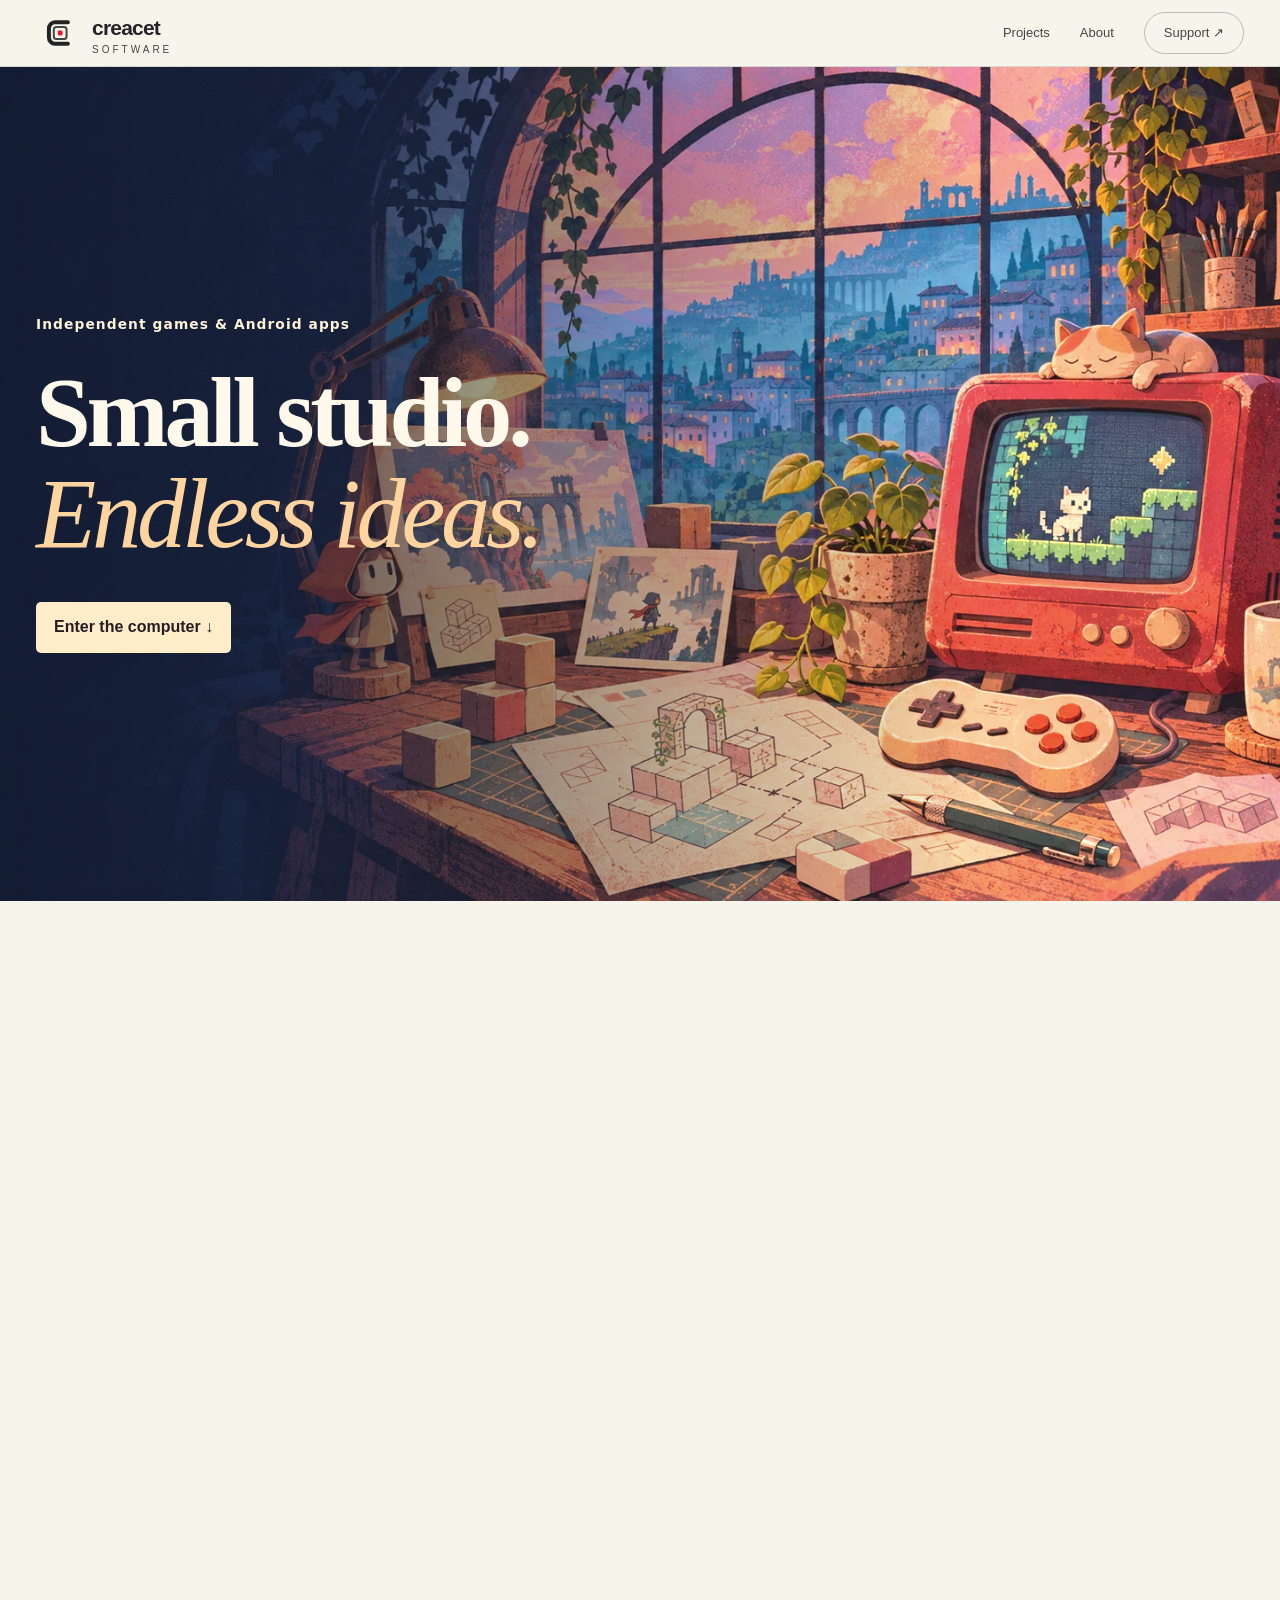
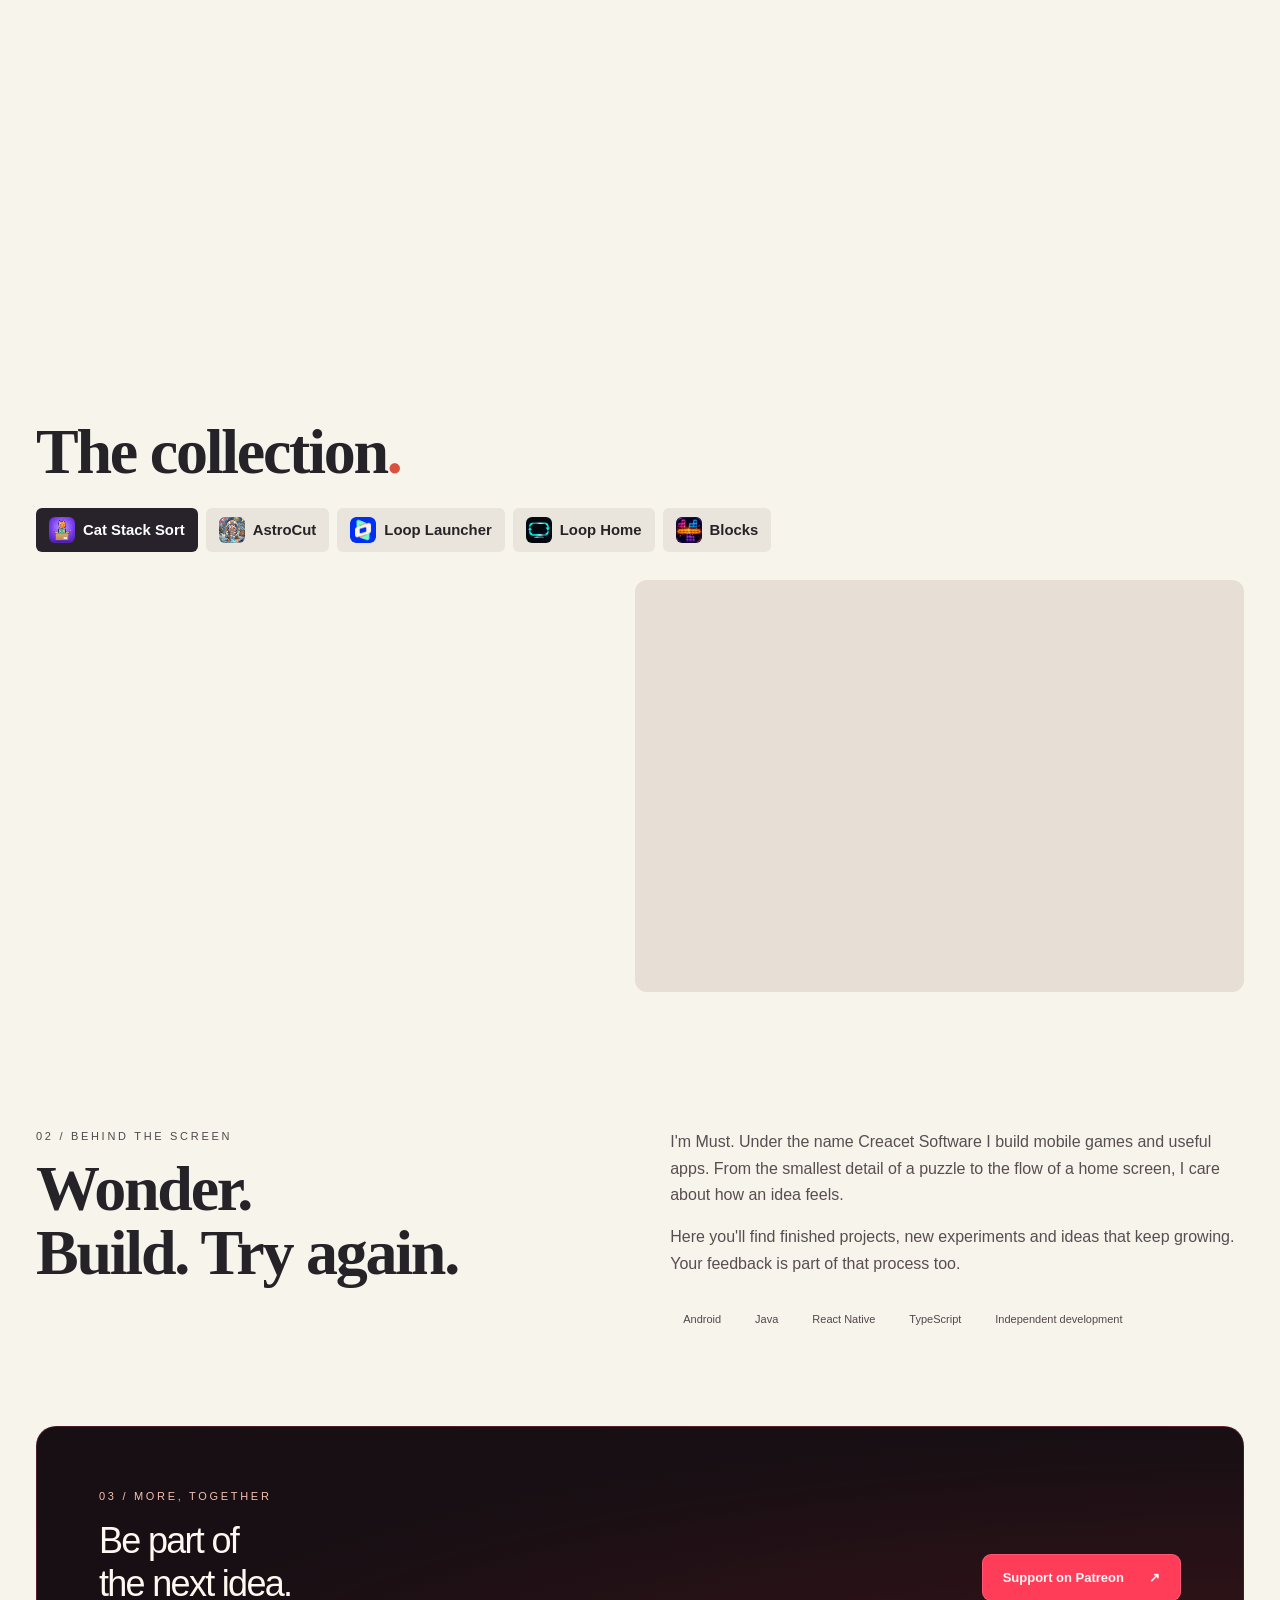
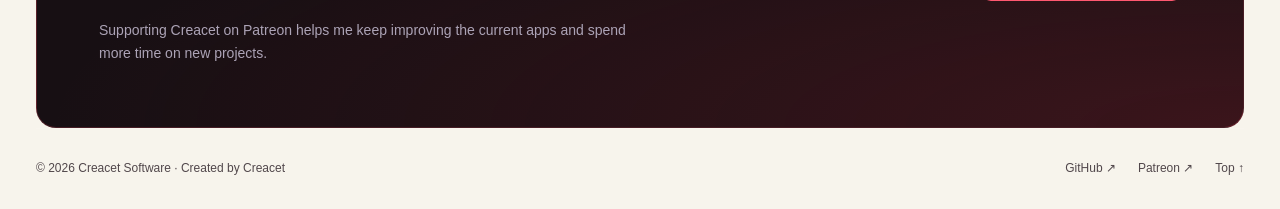
<file: index.html>
<!doctype html>
<html lang="en">
<head>
<meta charset="utf-8">
<meta name="viewport" content="width=device-width,initial-scale=1">
<title>Creacet — From idea to experience.</title>
<meta name="description" content="Creacet Software: independent mobile games, Android experiences and tools that make everyday life easier.">
<meta name="theme-color" content="#09090d">
<meta property="og:type" content="website">
<meta property="og:title" content="Creacet Software">
<meta property="og:description" content="Independent mobile games, Android experiences and useful tools. Cat Stack Sort is out now on the App Store.">
<meta property="og:url" content="https://mustycetin.github.io/mustycetin/">
<meta property="og:image" content="https://mustycetin.github.io/mustycetin/assets/catstacksort/share.jpg">
<meta name="twitter:card" content="summary_large_image">
<style>
:root{color-scheme:dark;--bg:#09090d;--panel:#111116;--line:#ffffff17;--muted:#9999a9;--purple:#ff536b;--ice:#e3e7ed;--green:#6fe0a6;--orange:#ffaf6b}
*{box-sizing:border-box}html{scroll-behavior:smooth;scroll-padding-top:100px}body{margin:0;background:var(--bg);color:#f4f2f9;font:16px/1.65 "Segoe UI",Arial,sans-serif}a{color:inherit;text-decoration:none}button{font:inherit;color:inherit;cursor:pointer}a:focus-visible,button:focus-visible{outline:2px solid var(--ice);outline-offset:5px}::selection{background:#8060c9;color:white}.wrap{width:min(1240px,calc(100% - 72px));margin:auto}
header{position:sticky;top:0;z-index:10;border-bottom:1px solid var(--line);background:#09090de8;backdrop-filter:blur(18px)}nav{height:84px;display:flex;align-items:center;justify-content:space-between}.brand{display:flex;align-items:center;gap:12px;font-size:21px;font-weight:750;letter-spacing:-.8px}.brand-mark{display:grid;place-items:center;height:34px;width:34px;border-radius:10px;background:linear-gradient(135deg,#ff3756,#8d2537);font-weight:800;color:#fff}.brand small{font-size:10px;display:block;font-weight:500;letter-spacing:3px;color:var(--muted);line-height:1}.links{display:flex;align-items:center;gap:30px;font-size:13px;color:#c4c2cd}.navsupport{border:1px solid #ffffff36;border-radius:30px;padding:9px 19px;color:white}.links a:hover{color:var(--purple)}.eyebrow{font:11px/1.4 "Segoe UI",sans-serif;letter-spacing:2.7px;color:#b3afbe;text-transform:uppercase}
.hero{position:relative;padding:95px 0 0;overflow:hidden}.hero:before{content:"";position:absolute;top:0;left:40%;width:70%;height:700px;background:radial-gradient(ellipse,#a02e3417,transparent 65%);pointer-events:none}.intro{position:relative;z-index:2;display:grid;grid-template-columns:1.2fr 1fr;gap:70px;align-items:end}.tag{display:flex;align-items:center;gap:9px}.dot{width:6px;height:6px;border-radius:50%;background:#ff354f;box-shadow:0 0 15px #ff163c}h1{font-size:clamp(54px,6.4vw,88px);font-weight:550;line-height:1.04;letter-spacing:-5px;margin:26px 0 0}h1 em{font-weight:450;font-style:normal;background:linear-gradient(100deg,#ff3457,#ff8c93 50%,#e1e5ed);color:transparent;background-clip:text}.hero-copy{max-width:370px;padding-bottom:6px;color:#a8a5b4;font-size:16px}.actions{display:flex;gap:12px;margin-top:25px;align-items:center;flex-wrap:wrap}.button{display:inline-flex;align-items:center;justify-content:center;gap:25px;border:1px solid #ffffff24;border-radius:9px;padding:12px 20px;font-size:13px;font-weight:600;background:#ffffff05;transition:background .2s,transform .2s}.button:hover{transform:translateY(-2px);background:#ffffff10}.button.primary{background:#ff3d59;color:#fff7f8;border-color:#ff3d59}.button.primary:hover{background:#ff6078}
.stage{height:480px;margin-top:35px;position:relative;border-bottom:1px solid var(--line);isolation:isolate}.stage canvas{position:absolute;width:100%;height:100%;inset:0;touch-action:pan-y}.stage:before{content:"";position:absolute;width:50%;height:30%;left:25%;bottom:10%;background:#ff354f16;filter:blur(60px);pointer-events:none}.stage-top{position:absolute;top:20px;left:0;font-size:10px;letter-spacing:2px;color:#777382;pointer-events:none}.stage-controls{position:absolute;bottom:25px;left:0;right:0;display:flex;align-items:center;justify-content:space-between;gap:10px}.modes{display:flex;gap:5px;background:#15141cc9;border:1px solid var(--line);padding:5px;border-radius:30px}.modes button{font-size:11px;border:0;border-radius:20px;padding:8px 17px;background:none;color:#a9a5b6}.modes button[aria-pressed=true]{background:#c52e46;color:#fff7f8}.hint{font-size:11px;color:#827e90}.pause{background:#15141c;border:1px solid var(--line);border-radius:30px;padding:8px 15px;font-size:11px}
.section{padding:90px 0}.section-title{display:flex;justify-content:space-between;align-items:end;margin-bottom:35px}.section-title h2,h2{font-size:39px;letter-spacing:-1.7px;font-weight:500;margin:12px 0 0;line-height:1.2}.section-title>p{font-size:14px;color:var(--muted);max-width:315px;margin:0}
.portfolio{padding:54px 0 72px}.portfolio .section-title{margin-bottom:24px}.portfolio-grid{display:grid;grid-template-columns:repeat(5,minmax(0,1fr));gap:12px}.portfolio-card{min-width:0;min-height:188px;border:1px solid var(--line);border-radius:17px;padding:18px;background:linear-gradient(145deg,#17171e,#101015);display:flex;flex-direction:column;transition:transform .2s,border-color .2s,background .2s}.portfolio-card:hover{transform:translateY(-4px);border-color:#ff536b66;background:#18171f}.portfolio-card:focus-visible{outline-offset:3px}.portfolio-head{display:flex;align-items:center;gap:12px;margin-bottom:15px}.portfolio-icon{width:48px;height:48px;flex:none;object-fit:cover;border-radius:12px;box-shadow:0 8px 22px #0008}.portfolio-card h3{font-size:17px;line-height:1.18;letter-spacing:-.35px;margin:0;font-weight:650}.portfolio-card p{font-size:12.5px;line-height:1.45;color:#aaa6b5;margin:0 0 15px}.statuses{display:flex;gap:6px;flex-wrap:wrap;margin-top:auto}.status{display:inline-flex;width:max-content;max-width:100%;border:1px solid #ffffff22;border-radius:20px;padding:4px 8px;font-size:9px;line-height:1.25;letter-spacing:.7px;text-transform:uppercase;color:#d7d2df}.status.live{border-color:#29b56f66;color:var(--green)}.status.test{border-color:#ff8a1f66;color:var(--orange)}.status.soon{border-color:#9b5cff66;color:#c9a9ff}
.details{border-top:1px solid var(--line);padding-top:30px}.app-detail{scroll-margin-top:100px;padding:74px 0;border-bottom:1px solid var(--line)}.detail-head{display:grid;grid-template-columns:minmax(0,1fr) auto;gap:40px;align-items:start;margin-bottom:28px}.detail-title{display:flex;gap:18px;align-items:center}.detail-title img{width:72px;height:72px;flex:none;object-fit:cover;border-radius:17px;box-shadow:0 12px 32px #0008}.detail-title h2{margin:0;font-size:clamp(28px,4vw,44px)}.detail-kind{color:#918b9c;font-size:11px;letter-spacing:1.7px;text-transform:uppercase;margin-top:5px}.detail-copy{max-width:800px;color:#aaa6b5;margin:20px 0 0}.detail-links{display:flex;gap:9px;flex-wrap:wrap;justify-content:flex-end;max-width:400px}.detail-link{display:inline-flex;align-items:center;gap:12px;border:1px solid #ffffff22;border-radius:9px;padding:10px 14px;font-size:12px;font-weight:600;background:#ffffff05}.detail-link:hover{background:#ffffff0d;border-color:#ff536b55}
.shots{display:flex;gap:14px;overflow-x:auto;padding:5px 2px 20px;scroll-snap-type:x mandatory;scrollbar-color:#ffffff30 transparent}.shot{padding:0;border:1px solid var(--line);border-radius:15px;background:#171020;flex:0 0 190px;overflow:hidden;scroll-snap-align:start}.shot:hover{border-color:#ff536b66}.shot img{display:block;width:100%;height:auto}.home-preview{flex:0 0 min(680px,88vw);height:290px;border:1px solid var(--line);border-radius:16px;background:radial-gradient(ellipse at 50% 80%,#22697355,transparent 65%),#0c1619;position:relative;overflow:hidden;scroll-snap-align:start}.art-grid{position:absolute;inset:0;background-image:linear-gradient(#ffffff06 1px,transparent 1px),linear-gradient(90deg,#ffffff06 1px,transparent 1px);background-size:36px 36px;mask-image:linear-gradient(transparent,#000)}.art-label{position:absolute;left:24px;top:21px;font-size:10px;letter-spacing:2px;color:#a799b9}.tv{width:72%;height:175px;border:7px solid #252f31;border-radius:14px;background:linear-gradient(130deg,#173139,#0b151e);transform:perspective(700px) rotateY(-13deg) rotateX(5deg);box-shadow:10px 28px 45px #0008;position:absolute;left:14%;top:55px;padding:24px}.tv:after{content:"";position:absolute;width:75px;height:7px;background:#536265;bottom:-24px;left:calc(50% - 37px);border-radius:5px}.tv-clock{font-size:25px;line-height:1;letter-spacing:-1px;color:#d5f4f3}.tv-row{display:flex;gap:8px;margin-top:23px}.tv-row i{height:44px;flex:1;background:linear-gradient(130deg,#538e8a,#315b65);border-radius:7px}.tv-row i:nth-child(2){background:linear-gradient(130deg,#8d86b7,#454e70)}.tv-row i:nth-child(3){background:linear-gradient(130deg,#d6c6a1,#887c6f)}.note{font-size:10px;color:#8a8196;position:absolute;bottom:13px;right:18px}
dialog{border:1px solid #ffffff30;border-radius:15px;background:#101016;padding:12px;max-width:95vw;max-height:95vh}dialog::backdrop{background:#000d}dialog img{display:block;max-width:85vw;max-height:85vh;object-fit:contain}#close-viewer{position:absolute;right:15px;top:15px;border:0;border-radius:50%;background:#000b;padding:8px 13px;font-size:20px}.about{border-top:0;display:grid;grid-template-columns:1fr 1fr;gap:100px}.about p{color:#a8a4b3;font-size:16px;margin-top:0}.stack{display:flex;flex-wrap:wrap;gap:8px;margin-top:25px}.stack span{font-size:11px;padding:7px 12px;border:1px solid var(--line);border-radius:6px;color:#c1b8cf}.support{padding:62px;border:1px solid #ff536b35;background:radial-gradient(ellipse at 100% 100%,#9c243145,transparent 70%),#170f13;border-radius:20px;display:flex;justify-content:space-between;align-items:center;gap:35px;position:relative;overflow:hidden}.support h2{font-size:36px;margin-top:14px}.support p{font-size:14px;color:#aca3b6;max-width:530px;margin-bottom:0}.support .button{flex-shrink:0;background:#ff3d59;color:#fff6f8}footer{display:flex;justify-content:space-between;border-top:1px solid var(--line);padding:30px 0;margin-top:80px;color:#827d8b;font-size:12px}footer a{color:#c8bed4}.footer-links{display:flex;gap:22px}
@media(min-width:1500px){.stage{height:530px}}@media(max-width:1050px){.portfolio-grid{grid-template-columns:repeat(3,1fr)}.detail-head{grid-template-columns:1fr}.detail-links{justify-content:flex-start;max-width:none}}@media(max-width:800px){.wrap{width:calc(100% - 38px)}nav{height:72px}.links{gap:18px}.links .hide-mobile{display:none}.hero{padding-top:57px}.intro{grid-template-columns:1fr;gap:22px}h1{letter-spacing:-3px;font-size:64px}.hero-copy{max-width:440px}.stage{height:355px;margin-top:5px}.hint{display:none}.stage-top{top:12px}.section{padding:60px 0}.section-title{display:block}.section-title>p{margin-top:18px;max-width:100%}.portfolio{padding:42px 0 56px}.portfolio-grid{grid-template-columns:repeat(2,1fr)}.about{grid-template-columns:1fr;gap:28px}.support{padding:30px;display:block}.support h2{font-size:30px}.support .button{margin-top:25px}footer{margin-top:55px;gap:18px;flex-wrap:wrap}.section-title h2,h2{font-size:33px}.stage-controls{bottom:16px}.modes button{padding:7px 13px}.app-detail{padding:58px 0}}@media(max-width:540px){.links>a:first-child{display:none}.portfolio-grid{grid-template-columns:1fr}.portfolio-card{min-height:152px}.detail-title{align-items:flex-start}.detail-title img{width:58px;height:58px}.shot{flex-basis:68vw}.detail-link{width:100%;justify-content:space-between}.home-preview{height:240px}.tv{width:82%;left:9%;height:155px;padding:20px}.tv-row{margin-top:19px}.tv-row i{height:38px}}@media(prefers-reduced-motion:reduce){html{scroll-behavior:auto}*{transition:none!important}}
</style>
<link rel="stylesheet" href="studio.css">
<link rel="stylesheet" href="desktop.css?v=touch2">
<link rel="icon" href="assets/creacet.svg">
</head>
<body>
<header><nav class="wrap" aria-label="Main menu"><a class="brand" href="#top" aria-label="Creacet Software home"><img class="logo" src="assets/creacet.svg" alt=""><span>creacet<small>SOFTWARE</small></span></a><div class="links"><a href="#projects">Projects</a><a class="hide-mobile" href="#about">About</a><a class="navsupport" href="https://www.patreon.com/cw/creacet" target="_blank" rel="noopener noreferrer">Support ↗</a></div></nav></header>
<main id="top">
<div class="camera-track"><section class="studio-window pitch opening" aria-labelledby="studio-title">
  <img class="workbench" src="assets/studio-window.webp" alt="" fetchpriority="high" width="1672" height="941">
  <div class="opening-copy wrap"><p class="label">Independent games &amp; Android apps</p><h1 id="studio-title">Small studio.<br><em>Endless ideas.</em></h1><a class="browse" href="#studio-desktop">Enter the computer ↓</a></div>
  <section class="screen-ui" id="studio-desktop" aria-label="Studio desktop"><div class="crt"><div class="system-bar"><img src="assets/creacet.svg" alt="">Creacet OS <span>Studio desktop</span></div>
    <div class="desktop-apps"><a href="catstacksort/"><img src="assets/catstacksort/icon.png" alt=""><span>Cat Stack Sort</span></a><a href="astrocut/"><img src="assets/astrocut/icon.png" alt=""><span>AstroCut</span></a><a href="blocks/"><img src="assets/blocks/icon.png" alt=""><span>Blocks</span></a><a href="loop-launcher/"><img src="assets/loop-launcher/icon.png" alt=""><span>Loop Launcher</span></a><a href="loop-home/"><img src="assets/loop-home-icon.png" alt=""><span>Loop Home</span></a></div>
    <div class="desktop-dock"><a href="mailto:mustycetin@gmail.com"><span aria-hidden="true">✉</span> Mail</a><a href="#about" id="open-bio"><span aria-hidden="true">ⓘ</span> About Must</a></div>
    <a class="catalog-link" href="#projects">Browse the catalogue ↓</a></div></section>
</section></div>
<div id="mascot" aria-hidden="true">
  <svg viewBox="0 0 48 48" focusable="false">
    <path d="m23 13 4-8" fill="none" stroke="#f0bdac" stroke-width="2.5"/>
    <circle cx="28" cy="5" r="3.4" fill="#ffca65"/><circle cx="27" cy="4" r="1" fill="#fff4c5"/>
    <path d="M11 29 5 26l-2 6 8 3m26-8 6-4 2 6-7 5" fill="#d9504b" stroke="#662736" stroke-width="2"/>
    <path d="m15 36-3 6 8 1 2-6m7-1 1 7 8-2-4-6" fill="#ffae88" stroke="#672938" stroke-width="2.4" stroke-linejoin="round"/>
    <path d="M10 18q1-6 9-6l12 1q7 0 8 8l-1 10q-1 7-8 7H17q-9-1-9-9z" fill="#e5384e" stroke="#692538" stroke-width="2"/>
    <path d="M13 18q1-3 6-3h5" fill="none" stroke="#ffb49c" stroke-width="2" stroke-linecap="round"/>
    <rect x="12" y="19" width="23" height="12" rx="5" fill="#332d42"/>
    <g class="bot-eyes" fill="#b9ffea"><rect x="16" y="22" width="4" height="5" rx="2"/><rect x="27" y="22" width="4" height="5" rx="2"/></g>
    <path d="M25 34h5" stroke="#ffb39a" stroke-width="2" stroke-linecap="round"/><circle cx="14" cy="32" r="1.4" fill="#ffce6b"/>
  </svg>
</div>
<section id="projects" class="shelf wrap"><h2>The collection<span>.</span></h2><nav class="picker" aria-label="Choose a product"><a href="#cat-stack-sort"><img src="assets/catstacksort/icon.png" alt="">Cat Stack Sort</a><a href="#astrocut"><img src="assets/astrocut/icon.png" alt="">AstroCut</a><a href="#loop-launcher"><img src="assets/loop-launcher/icon.png" alt="">Loop Launcher</a><a href="#loop-home"><img src="assets/loop-home-icon.png" alt="">Loop Home</a><a href="#blocks"><img src="assets/blocks/icon.png" alt="">Blocks</a></nav></section>
<div class="details">
<section class="app-detail wrap" id="cat-stack-sort" aria-labelledby="cat-title"><div class="detail-head"><div><div class="detail-title"><img src="assets/catstacksort/icon.png" width="72" height="72" alt="Cat Stack Sort app icon"><div><h2 id="cat-title">Cat Stack Sort: Color Puzzle</h2><div class="detail-kind">Mobile game · Puzzle · App Store live</div></div></div><p class="detail-copy">Move square cats between cardboard boxes until every color has a home. Five puzzle series, 500 levels, and no ads.</p></div><div class="detail-links"><a class="detail-link" href="catstacksort/">Game page <span>→</span></a><a class="detail-link" href="https://apps.apple.com/app/id6792870083" target="_blank" rel="noopener noreferrer">App Store <span>↗</span></a><a class="detail-link" href="https://nursaver.cloud/catstacksort/privacy/" target="_blank" rel="noopener noreferrer">Privacy <span>↗</span></a></div></div><div class="shots" data-shots="catstack" aria-label="Cat Stack Sort screenshots"></div></section>
<section class="app-detail wrap" id="astrocut" aria-labelledby="astro-title"><div class="detail-head"><div><div class="detail-title"><img src="assets/astrocut/icon.png" width="72" height="72" alt="AstroCut app icon"><div><h2 id="astro-title">AstroCut: Space Slice Puzzle</h2><div class="detail-kind">Mobile game · Puzzle · Coming soon</div></div></div><p class="detail-copy">Cut away slices of space while meteors skim past your trail. Fly through 250 handmade levels across 21 planets.</p></div><div class="detail-links"><a class="detail-link" href="astrocut/">Explore AstroCut</a><a class="detail-link" href="https://mustycetin.github.io/astrocut/" target="_blank" rel="noopener noreferrer">Game page <span>↗</span></a><a class="detail-link" href="https://mustycetin.github.io/astrocut/privacy/" target="_blank" rel="noopener noreferrer">Privacy <span>↗</span></a></div></div><div class="shots" data-shots="astrocut" aria-label="AstroCut screenshots"></div></section>
<section class="app-detail wrap" id="loop-launcher" aria-labelledby="loop-title"><div class="detail-head"><div><div class="detail-title"><img src="assets/loop-launcher/icon.png" width="72" height="72" alt="Loop Launcher app icon"><div><h2 id="loop-title">Loop Launcher</h2><div class="detail-kind">Android · Launcher · Closed testing</div></div></div><p class="detail-copy">Keep scrolling through an endless app dock. Flip through cards, open folders with a swipe and let Loopi keep you company.</p></div><div class="detail-links"><a class="detail-link" href="loop-launcher/">Explore Loop Launcher</a><a class="detail-link" href="https://play.google.com/store/apps/details?id=com.creacet.loop" target="_blank" rel="noopener noreferrer">Google Play <span>↗</span></a><a class="detail-link" href="https://github.com/mustycetin/loop-launcher" target="_blank" rel="noopener noreferrer">Project page <span>↗</span></a></div></div><div class="shots" data-shots="loop" aria-label="Loop Launcher screenshots"></div></section>
<section class="app-detail wrap" id="loop-home" aria-labelledby="home-title"><div class="detail-head"><div><div class="detail-title"><img src="assets/loop-home-icon.png" width="72" height="72" alt="Loop Home app icon"><div><h2 id="home-title">Loop Home</h2><div class="detail-kind">Android TV · Home screen</div></div></div><p class="detail-copy">Give your Xiaomi TV Box S a quieter home screen. Browse a looping app grid with your remote and pick up a podcast where you left off.</p></div><div class="detail-links"><a class="detail-link" href="loop-home/">Explore Loop Home</a><a class="detail-link" href="https://github.com/mustycetin/loop-home" target="_blank" rel="noopener noreferrer">View the project <span>↗</span></a></div></div><div class="shots" aria-label="Loop Home interface preview"><img class="television" src="assets/loop-home-screen.png" loading="lazy" alt="Loop Home running on a television"></div></section>
<section class="app-detail wrap" id="blocks" aria-labelledby="blocks-title"><div class="detail-head"><div><div class="detail-title"><img src="assets/blocks/icon.png" width="72" height="72" alt="Blocks: Puzzle Game app icon"><div><h2 id="blocks-title">Blocks: Puzzle Game</h2><div class="detail-kind">Mobile game · Neon block puzzle · Coming soon</div></div></div><p class="detail-copy">Rotate neon pieces and clear rows, columns or 3×3 boxes. Five modes change the rules on a board you can play offline.</p></div><div class="detail-links"><a class="detail-link" href="blocks/">Game page <span>→</span></a><a class="detail-link" href="blocks/privacy/">Privacy <span>→</span></a></div></div><div class="shots" data-shots="blocks" aria-label="Blocks: Puzzle Game screenshots"></div></section>
</div>
<dialog id="viewer"><button id="close-viewer" aria-label="Close image">✕</button><img id="large-shot" alt="Screenshot"></dialog>
<section class="section wrap about" id="about"><div><div class="eyebrow">02 / BEHIND THE SCREEN</div><h2>Wonder.<br>Build. Try again.</h2></div><div><p>I'm Must. Under the name Creacet Software I build mobile games and useful apps. From the smallest detail of a puzzle to the flow of a home screen, I care about how an idea feels.</p><p>Here you'll find finished projects, new experiments and ideas that keep growing. Your feedback is part of that process too.</p><div class="stack"><span>Android</span><span>Java</span><span>React Native</span><span>TypeScript</span><span>Independent development</span></div></div></section>
<section class="wrap" id="support"><div class="support"><div><div class="eyebrow">03 / MORE, TOGETHER</div><h2>Be part of<br>the next idea.</h2><p>Supporting Creacet on Patreon helps me keep improving the current apps and spend more time on new projects.</p></div><a class="button" href="https://www.patreon.com/cw/creacet" target="_blank" rel="noopener noreferrer">Support on Patreon <span>↗</span></a></div></section>
</main>
<footer class="wrap"><span>© <span id="year">2026</span> Creacet Software · Created by Creacet</span><div class="footer-links"><a href="https://github.com/mustycetin">GitHub ↗</a><a href="https://www.patreon.com/cw/creacet">Patreon ↗</a><a href="#top">Top ↑</a></div></footer>
<script>
</script>
<script src="studio.js?v=touch2" defer></script>
<script src="desktop.js" defer></script>
<script>document.getElementById("year").textContent = new Date().getFullYear();
</script>
<script>
(()=>{const viewer=document.getElementById('viewer'),large=document.getElementById('large-shot');const sets={loop:{dir:'loop-launcher',name:'Loop Launcher',list:[["01-home-screen","Your day at a glance"],["02-infinite-dock","Keep scrolling: the infinite dock"],["03-loopi","Tap into your AI apps with Loopi"],["04-card-deck","Swipe through your deck"],["05-folders","Give every app a place"],["06-personalization","Pick your palette"],["07-news-reader","Follow your own feed"],["08-apps-and-search","Find it all with one swipe"],["09-privacy","Your data stays yours"],["10-loop-pro","Make gestures your own"]]},catstack:{dir:'catstacksort',name:'Cat Stack Sort',h:1080,list:[["01-home","Home screen"],["02-series","Five series, from easy to extreme"],["03-sealed-boxes","Full boxes seal with MEOW tape"],["04-double-trouble","Double Trouble: two-color cats"],["05-nine-lives","Nine Lives: tighter boards"],["06-side-by-side","Side by Side: colors match by side"],["07-last-life-dark","Down to Their Last Life: in the dark"],["08-kitty-business","Kitty Business: the classic"]]},astrocut:{dir:'astrocut',name:'AstroCut',list:[["01-slice-space","Slice space!"],["02-enemy-skins","Dress up your enemies"],["03-astronaut-looks","20+ astronaut looks"],["04-cut-trails","Leave your mark"],["05-levels-planets","250 levels, 21 planets"]]},blocks:{dir:'blocks',name:'Blocks: Puzzle Game',h:1170,list:[["01","Home and daily play"],["02","Clear rows, columns and boxes"],["03","Five game modes"],["04","Combos and score goals"]]}};document.querySelectorAll('[data-shots]').forEach(box=>{const set=sets[box.dataset.shots];for(const [n,label] of set.list){const b=document.createElement('button'),img=document.createElement('img');b.className='shot';b.setAttribute('aria-label','Enlarge '+set.name+' screenshot: '+label);img.src='assets/'+set.dir+'/en-'+n+'.jpg';img.alt=set.name+' — '+label;img.loading='lazy';img.width=540;img.height=set.h||960;b.append(img);b.onclick=()=>{large.src=img.src;large.alt=img.alt;viewer.showModal()};box.append(b)}});document.getElementById('close-viewer').onclick=()=>viewer.close();viewer.addEventListener('click',e=>{if(e.target===viewer)viewer.close()});viewer.addEventListener('close',()=>{large.removeAttribute('src')})})();
</script>
<dialog id="bio-window" aria-labelledby="bio-title"><header><strong id="bio-title">About Must</strong><form method="dialog"><button autofocus aria-label="Close About Must">×</button></form></header><div class="bio-copy"></div><a href="mailto:mustycetin@gmail.com">Write to Must</a></dialog>
<dialog id="product-window" aria-labelledby="app-title"><div class="app-chrome"><img src="assets/creacet.svg" alt=""><span>Creacet OS</span><strong id="app-title"></strong><form method="dialog"><button aria-label="Close application" autofocus>×</button></form></div><div class="app-content"></div></dialog>
</body>
</html>
</file>
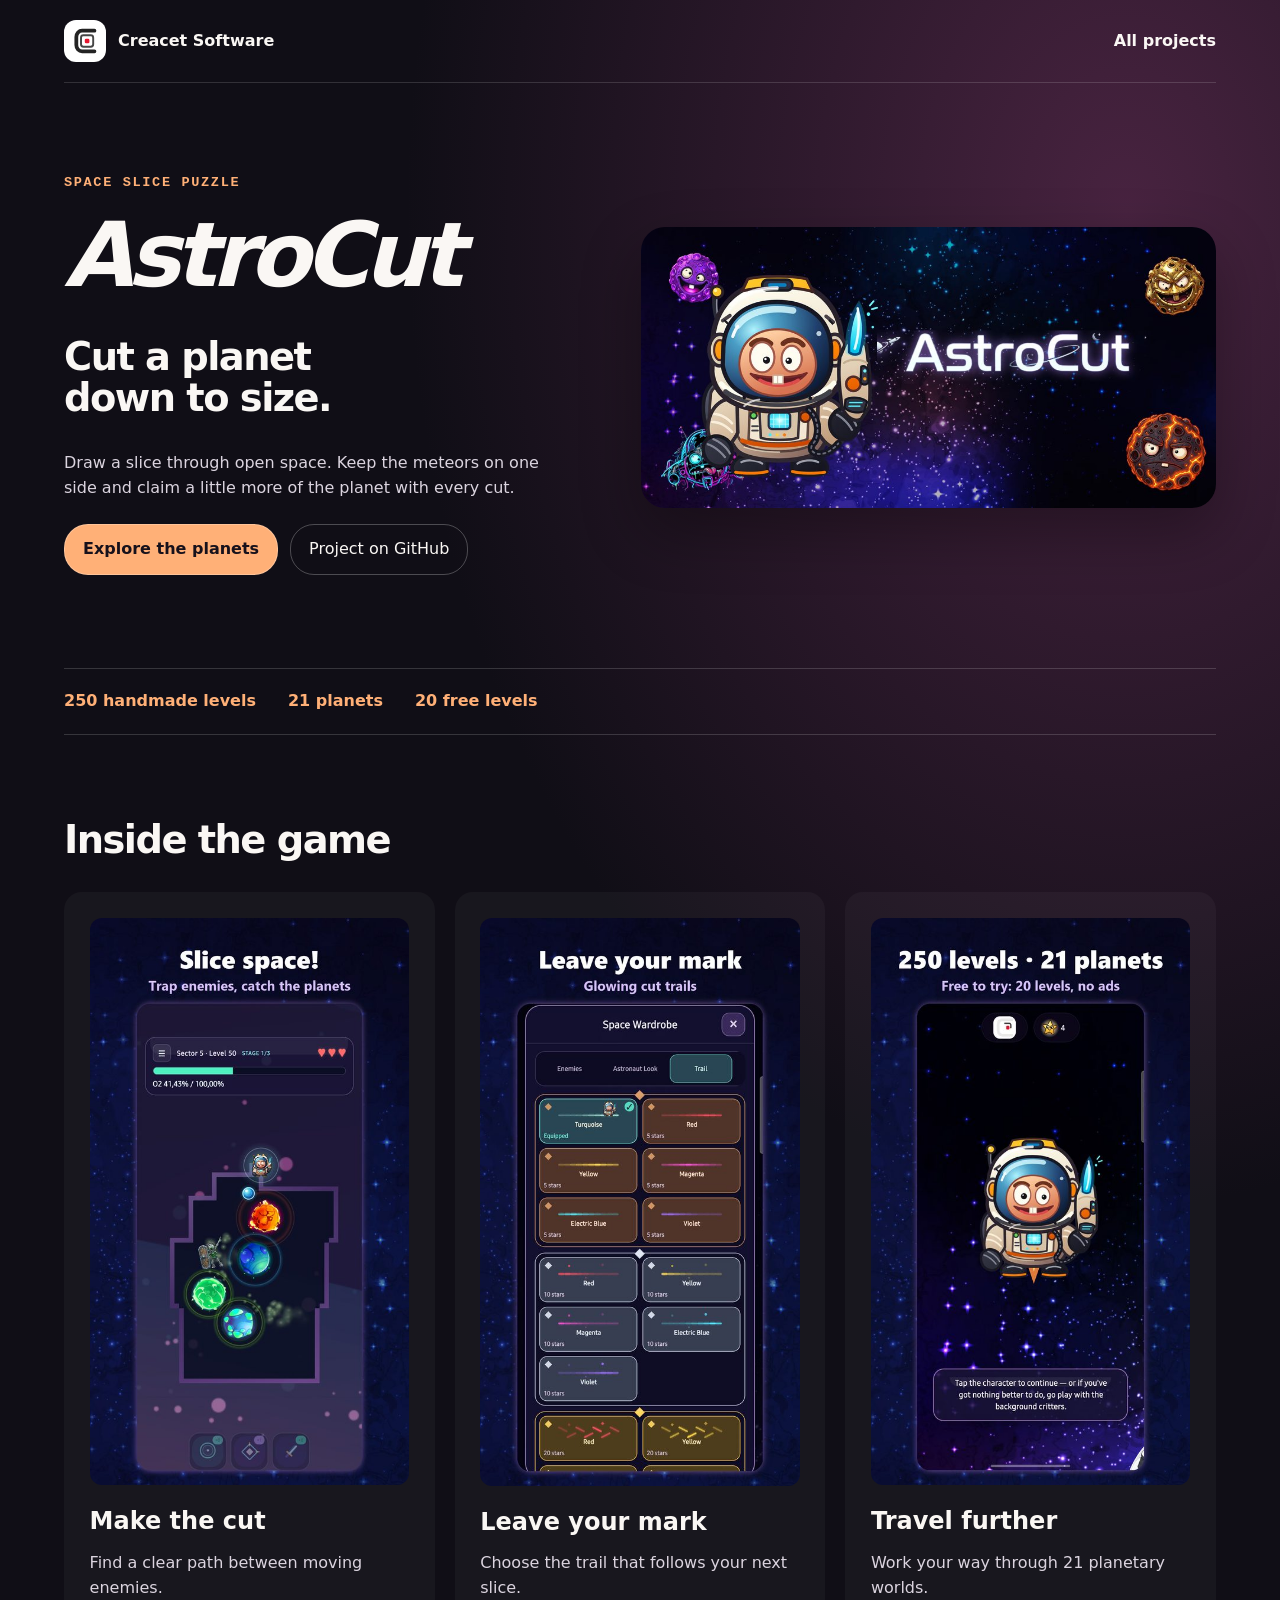
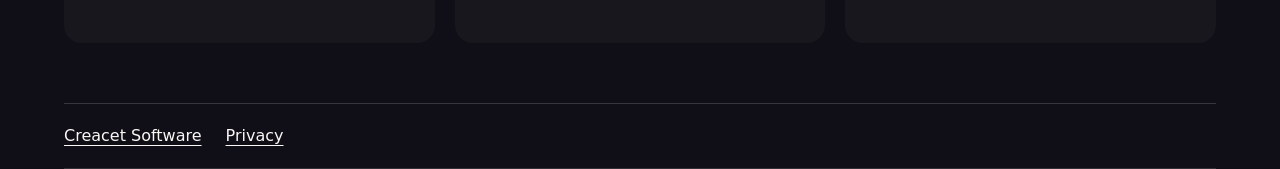
<file: astrocut/index.html>
<!doctype html>
<html lang="en"><head><meta charset="utf-8"><meta name="viewport" content="width=device-width,initial-scale=1"><title>AstroCut · Creacet Software</title><meta name="description" content="Draw a slice through open space. Keep the meteors on one side and claim a little more of the planet with every cut."><meta property="og:title" content="AstroCut"><meta property="og:image" content="https://mustycetin.github.io/mustycetin/assets/astrocut/cover.jpg"><link rel="icon" href="../assets/astrocut/icon.png"><link rel="stylesheet" href="../product.css"></head>
<body class="astrocut"><header><a href="../"><img src="../assets/creacet.svg" alt="">Creacet Software</a><a href="../#projects">All projects</a></header>
<main><section class="hero"><div><p class="kind">Space Slice Puzzle</p><h1>AstroCut</h1><h2>Cut a planet down to size.</h2><p>Draw a slice through open space. Keep the meteors on one side and claim a little more of the planet with every cut.</p><div class="actions"><a href="#inside">Explore the planets</a><a href="https://github.com/mustycetin/astrocut">Project on GitHub</a></div></div><figure><img src="../assets/astrocut/cover.jpg" alt="AstroCut cover art"></figure></section>
<ul class="facts"><li>250 handmade levels</li><li>21 planets</li><li>20 free levels</li></ul><section id="inside"><h2>Inside the game</h2><div class="features"><article><a href="../assets/astrocut/en-01-slice-space.jpg"><img loading="lazy" src="../assets/astrocut/en-01-slice-space.jpg" alt="Make the cut screenshot"></a><h3>Make the cut</h3><p>Find a clear path between moving enemies.</p></article><article><a href="../assets/astrocut/en-04-cut-trails.jpg"><img loading="lazy" src="../assets/astrocut/en-04-cut-trails.jpg" alt="Leave your mark screenshot"></a><h3>Leave your mark</h3><p>Choose the trail that follows your next slice.</p></article><article><a href="../assets/astrocut/en-05-levels-planets.jpg"><img loading="lazy" src="../assets/astrocut/en-05-levels-planets.jpg" alt="Travel further screenshot"></a><h3>Travel further</h3><p>Work your way through 21 planetary worlds.</p></article></div></section></main>
<footer><a href="../">Creacet Software</a><a href="https://mustycetin.github.io/astrocut/privacy/">Privacy</a></footer></body></html>
</file>
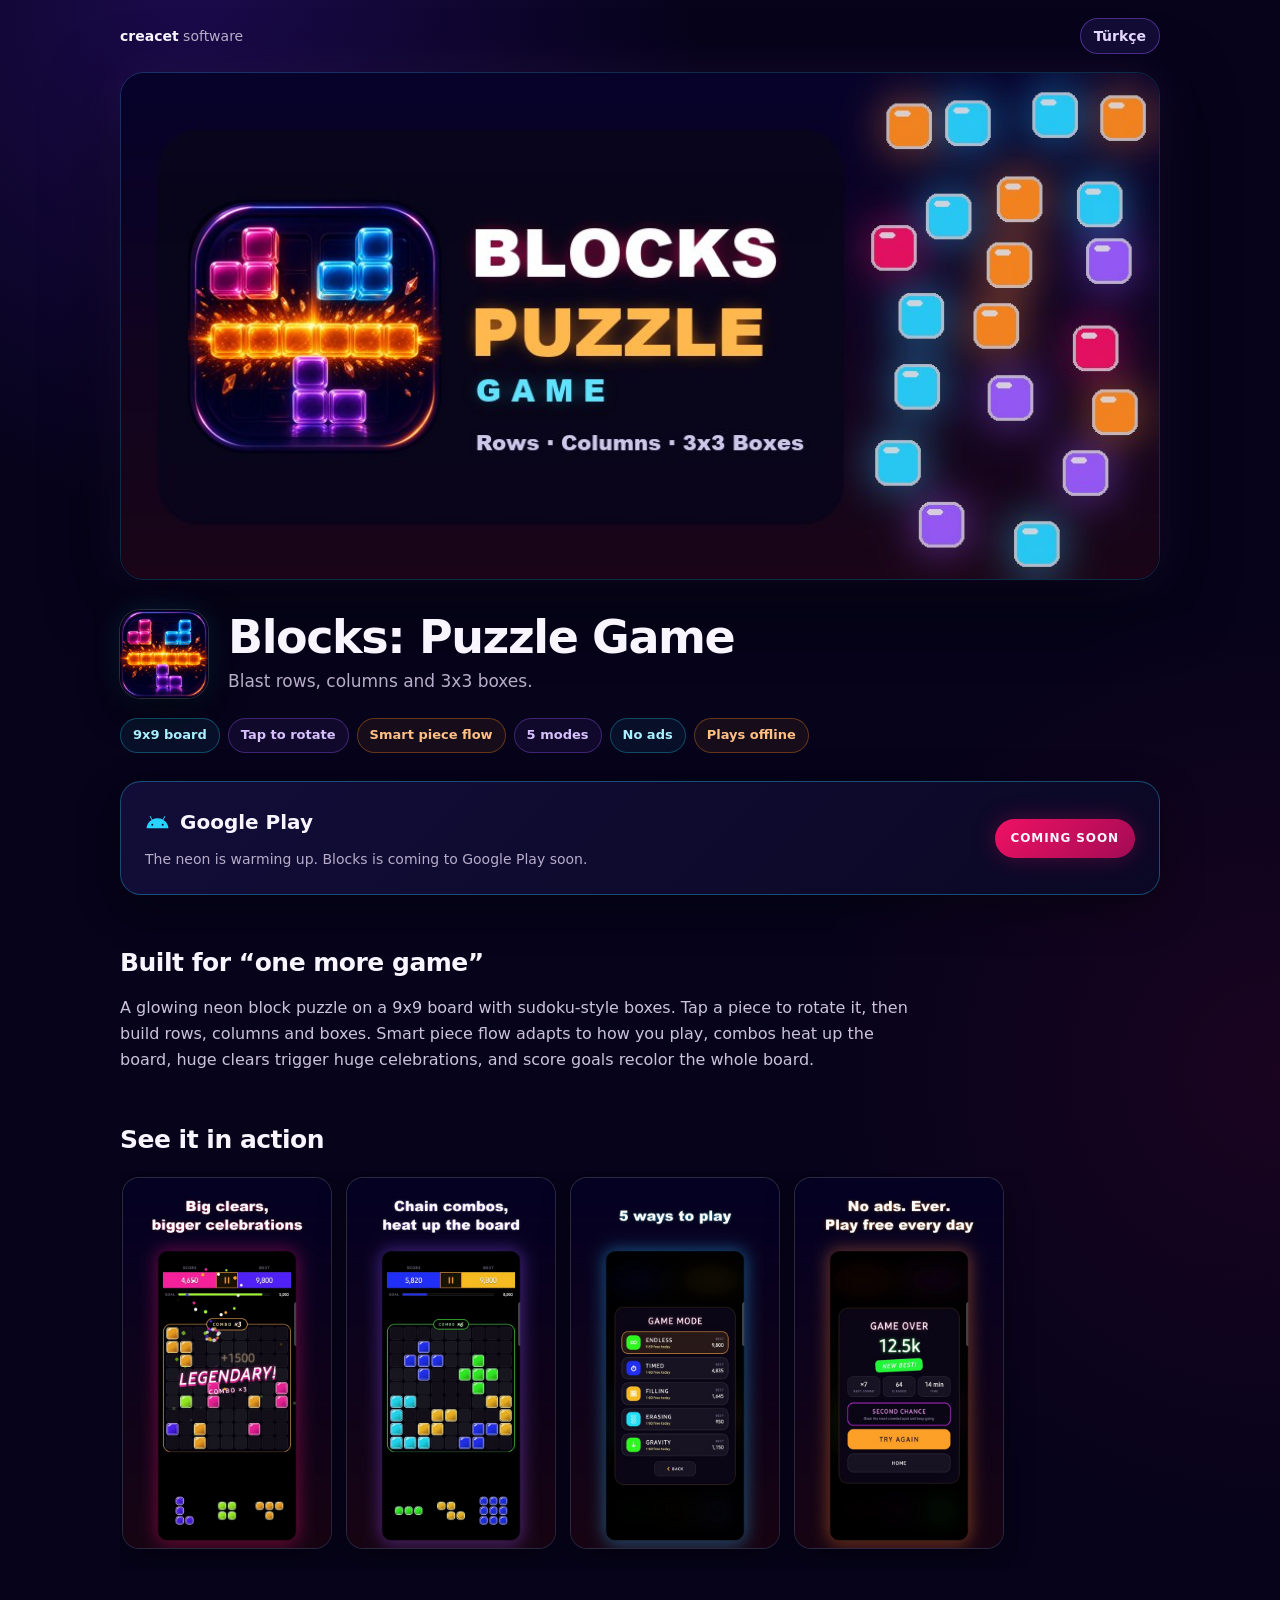
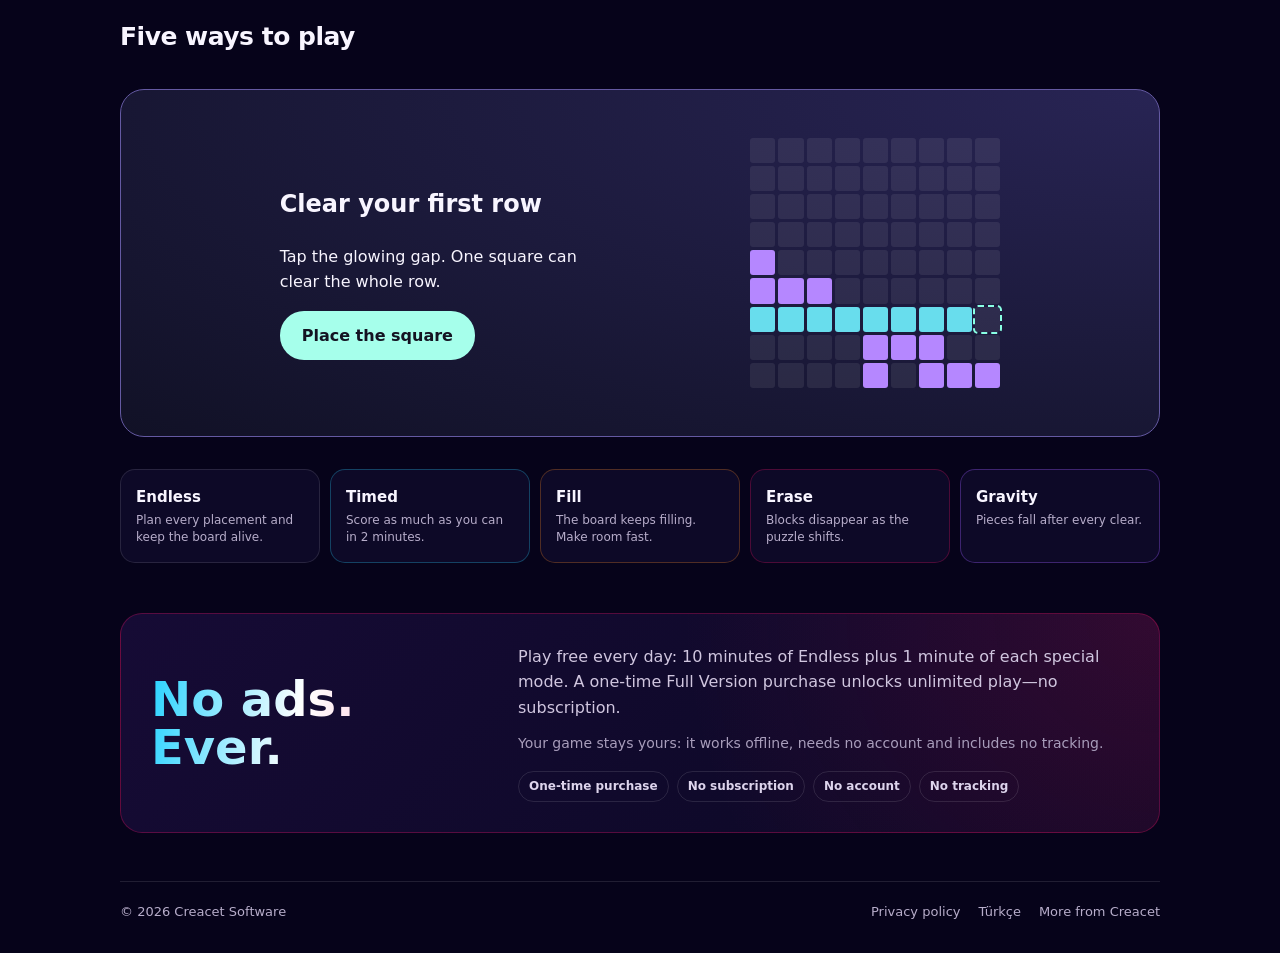
<file: blocks/index.html>
<!doctype html>
<html lang="en">
<head>
<meta charset="utf-8">
<meta name="viewport" content="width=device-width,initial-scale=1">
<title>Blocks: Puzzle Game — Coming Soon</title>
<meta name="description" content="Blast rows, columns and 3x3 boxes in a glowing neon 9x9 block puzzle. Five modes, no ads, offline play.">
<meta name="theme-color" content="#06031a">
<link rel="icon" href="../assets/blocks/icon.png">
<link rel="apple-touch-icon" href="../assets/blocks/icon.png">
<meta property="og:type" content="website">
<meta property="og:title" content="Blocks: Puzzle Game">
<meta property="og:description" content="A glowing neon block puzzle built for one more game. Five modes, no ads, offline play.">
<meta property="og:url" content="https://mustycetin.github.io/mustycetin/blocks/">
<meta property="og:image" content="https://mustycetin.github.io/mustycetin/assets/blocks/cover.jpg">
<meta property="og:image:width" content="1024">
<meta property="og:image:height" content="500">
<meta name="twitter:card" content="summary_large_image">
<link rel="stylesheet" href="style.css">
</head>
<body>
<div class="wrap">
  <div class="top"><a href="../"><b>creacet</b> software</a><a class="lang" href="tr/" lang="tr">Türkçe</a></div>
  <img class="cover" src="../assets/blocks/cover.jpg" width="1024" height="500" alt="Blocks: Puzzle Game glowing neon blocks on a dark game board">
  <div class="head">
    <img src="../assets/blocks/icon.png" width="88" height="88" alt="Blocks: Puzzle Game app icon">
    <div><h1>Blocks: Puzzle Game</h1><p class="sub">Blast rows, columns and 3x3 boxes.</p></div>
  </div>
  <div class="chips"><span>9x9 board</span><span>Tap to rotate</span><span>Smart piece flow</span><span>5 modes</span><span>No ads</span><span>Plays offline</span></div>

  <section class="store" aria-labelledby="store-title">
    <h2 id="store-title"><svg viewBox="0 0 24 24" aria-hidden="true"><path fill="currentColor" d="M17.6 9.5l1.8-3.1a.4.4 0 0 0-.7-.4l-1.8 3.1A11 11 0 0 0 12 8a11 11 0 0 0-4.9 1.1L5.3 6a.4.4 0 0 0-.7.4l1.8 3.1A10.2 10.2 0 0 0 1.5 17.6h21a10.2 10.2 0 0 0-4.9-8.1zM7 15.1a1 1 0 1 1 0-2 1 1 0 0 1 0 2zm10 0a1 1 0 1 1 0-2 1 1 0 0 1 0 2z"/></svg>Google Play</h2>
    <p>The neon is warming up. Blocks is coming to Google Play soon.</p>
    <span class="tag">Coming soon</span>
  </section>

  <h2 class="section-title">Built for “one more game”</h2>
  <p class="about">A glowing neon block puzzle on a 9x9 board with sudoku-style boxes. Tap a piece to rotate it, then build rows, columns and boxes. Smart piece flow adapts to how you play, combos heat up the board, huge clears trigger huge celebrations, and score goals recolor the whole board.</p>

  <h2 class="section-title">See it in action</h2>
  <div class="shots" aria-label="Blocks: Puzzle Game screenshots">
    <img src="../assets/blocks/en-01.jpg" width="540" height="1170" loading="lazy" alt="Blocks home screen and daily free play">
    <img src="../assets/blocks/en-02.jpg" width="540" height="1170" loading="lazy" alt="Neon 9x9 game board with rows, columns and 3x3 boxes">
    <img src="../assets/blocks/en-03.jpg" width="540" height="1170" loading="lazy" alt="Blocks game mode selection">
    <img src="../assets/blocks/en-04.jpg" width="540" height="1170" loading="lazy" alt="Combo and score goal during play">
  </div>

  <h2 class="section-title">Five ways to play</h2>
  <section class="demo"><div><h2>Clear your first row</h2><p>Tap the glowing gap. One square can clear the whole row.</p><button class="clear-row">Place the square</button></div><div class="demo-board" aria-hidden="true"></div></section>
  <script src="demo.js" defer></script>
  <div class="mode-grid">
    <div class="mode"><b>Endless</b><small>Plan every placement and keep the board alive.</small></div>
    <div class="mode"><b>Timed</b><small>Score as much as you can in 2 minutes.</small></div>
    <div class="mode"><b>Fill</b><small>The board keeps filling. Make room fast.</small></div>
    <div class="mode"><b>Erase</b><small>Blocks disappear as the puzzle shifts.</small></div>
    <div class="mode"><b>Gravity</b><small>Pieces fall after every clear.</small></div>
  </div>

  <section class="no-ads" aria-labelledby="no-ads-title">
    <h2 id="no-ads-title">No ads.<br>Ever.</h2>
    <div><p>Play free every day: 10 minutes of Endless plus 1 minute of each special mode. A one-time Full Version purchase unlocks unlimited play—no subscription.</p><p>Your game stays yours: it works offline, needs no account and includes no tracking.</p><div class="facts"><span>One-time purchase</span><span>No subscription</span><span>No account</span><span>No tracking</span></div></div>
  </section>

  <footer><span>© 2026 Creacet Software</span><span class="footer-links"><a href="privacy/">Privacy policy</a><a href="tr/" lang="tr">Türkçe</a><a href="../">More from Creacet</a></span></footer>
</div>
</body>
</html>
</file>
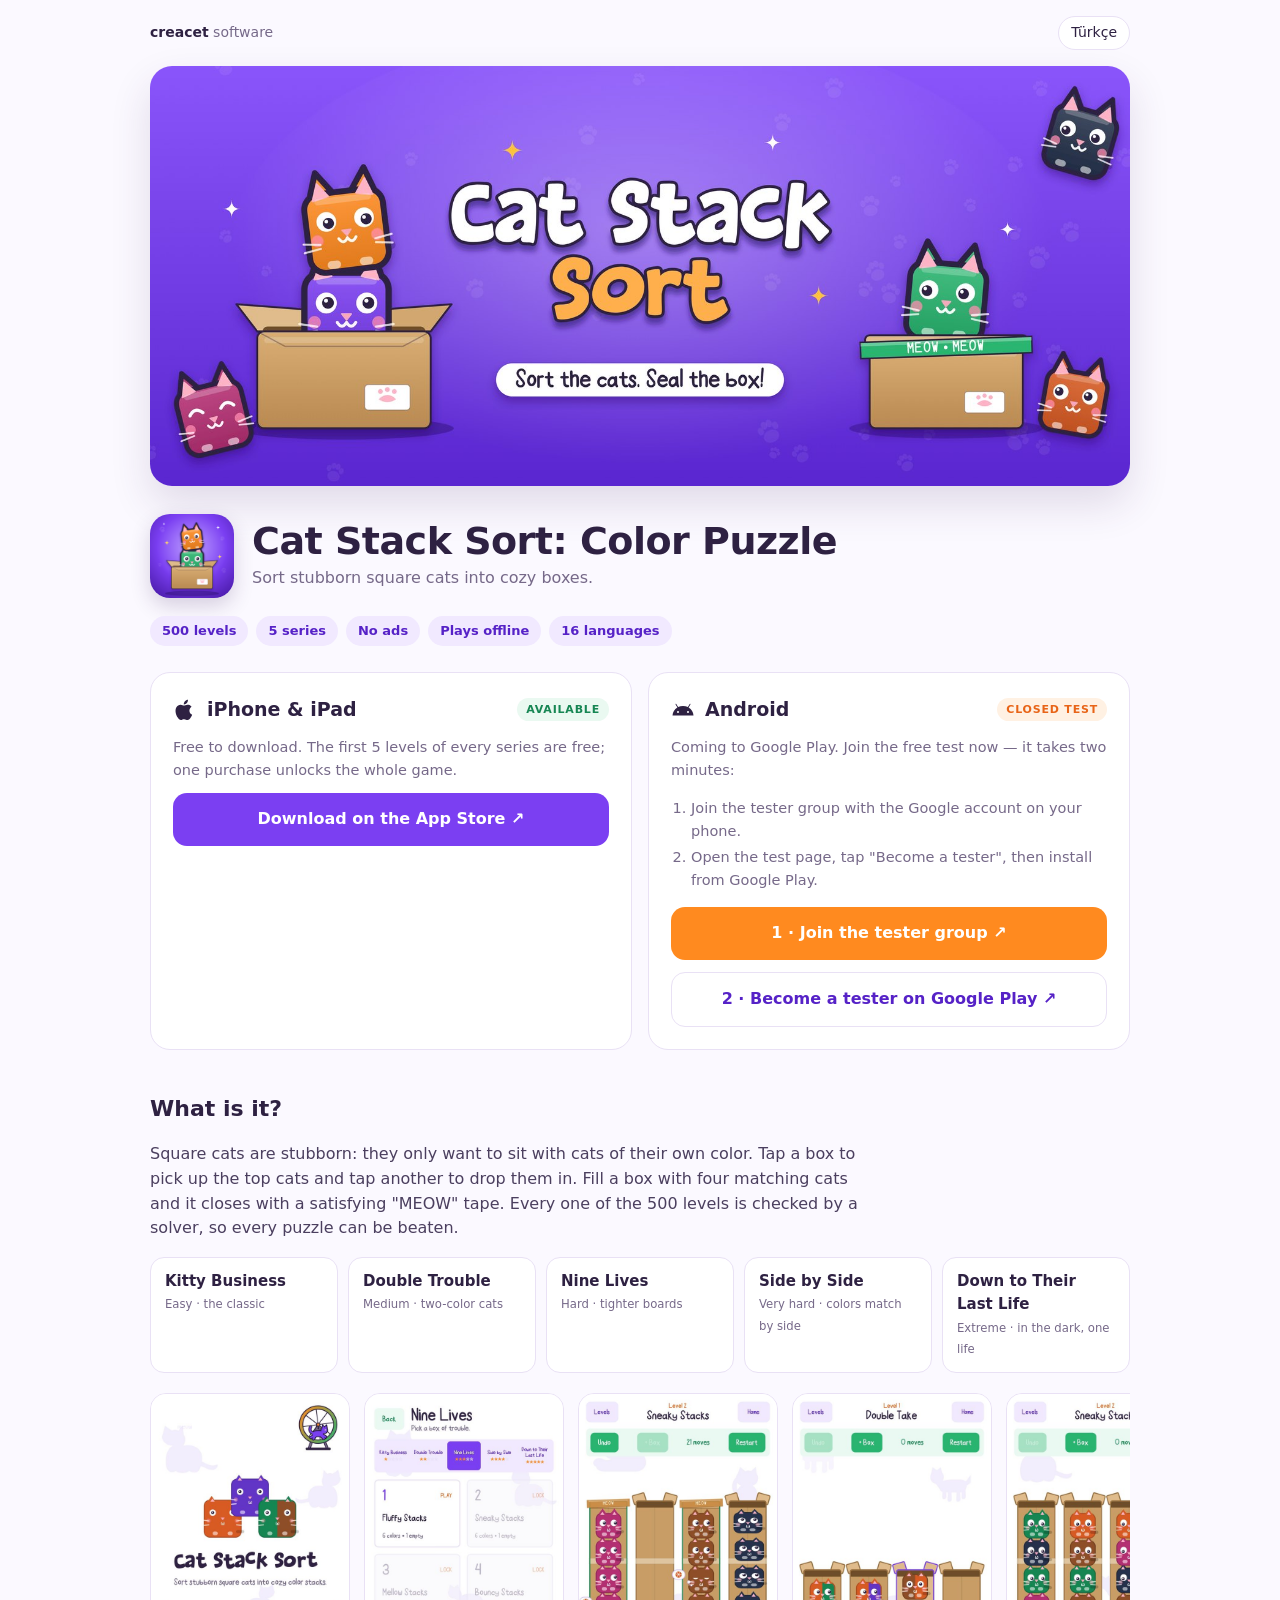
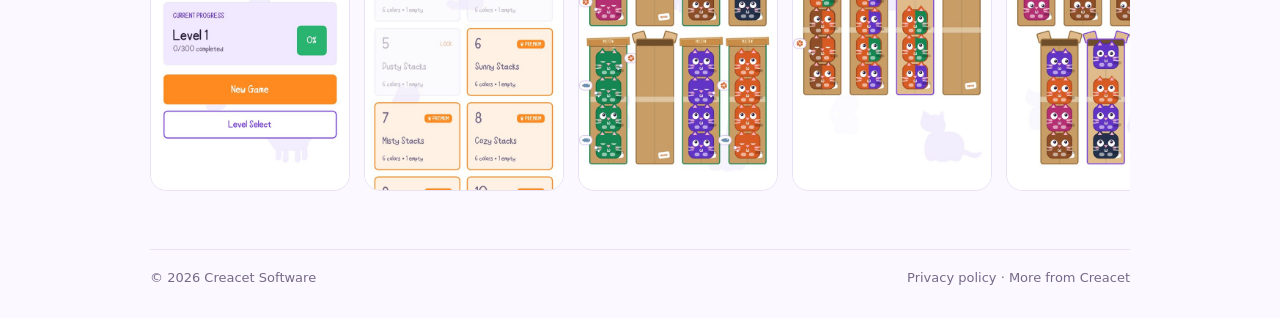
<file: catstacksort/index.html>
<!doctype html>
<html lang="en">
<head>
<meta charset="utf-8">
<meta name="viewport" content="width=device-width,initial-scale=1">
<title>Cat Stack Sort: Color Puzzle — Download</title>
<meta name="description" content="Sort stubborn square cats into cozy boxes. 500 puzzles, five series, no ads. Get it on the App Store or join the Android test on Google Play.">
<meta name="theme-color" content="#7B3FF2">
<link rel="icon" href="../assets/catstacksort/icon.png">
<link rel="apple-touch-icon" href="../assets/catstacksort/icon-512.png">
<meta property="og:type" content="website">
<meta property="og:title" content="Cat Stack Sort: Color Puzzle">
<meta property="og:description" content="Sort stubborn square cats into cozy boxes. 500 puzzles, no ads. iPhone & Android.">
<meta property="og:url" content="https://mustycetin.github.io/mustycetin/catstacksort/">
<meta property="og:image" content="https://mustycetin.github.io/mustycetin/assets/catstacksort/share.jpg">
<meta property="og:image:width" content="1200">
<meta property="og:image:height" content="630">
<meta name="twitter:card" content="summary_large_image">
<meta name="apple-itunes-app" content="app-id=6792870083">
<style>
:root{--purple:#7B3FF2;--purple-d:#5622C7;--orange:#FF8A1F;--orange-d:#E86417;--green:#29B56F;--ink:#2E2142;--muted:#766989;--soft:#F1E9FF;--line:#E9E1F5;--bg:#FBF9FF}
*{box-sizing:border-box}
body{margin:0;background:var(--bg);color:var(--ink);font:16px/1.55 ui-rounded,"SF Pro Rounded","Nunito","Segoe UI",system-ui,sans-serif}
a{color:inherit}
.wrap{width:min(980px,calc(100% - 32px));margin:auto}
.top{display:flex;justify-content:space-between;align-items:center;padding:16px 0;font-size:14px;color:var(--muted)}
.top a{text-decoration:none}
.top b{color:var(--ink)}
.lang{border:1px solid var(--line);background:#fff;border-radius:20px;padding:5px 12px;font:inherit;color:var(--ink);cursor:pointer}
.cover{display:block;width:100%;height:auto;border-radius:22px;box-shadow:0 18px 40px #3d205a24}
.head{display:flex;gap:18px;align-items:center;margin:28px 0 8px}
.head img{width:84px;height:84px;border-radius:20px;box-shadow:0 8px 20px #3d205a30}
h1{margin:0;font-size:clamp(26px,5vw,38px);line-height:1.1;letter-spacing:-.5px}
.sub{margin:4px 0 0;color:var(--muted)}
.chips{display:flex;flex-wrap:wrap;gap:8px;margin:18px 0 26px}
.chips span{background:var(--soft);color:var(--purple-d);border-radius:20px;padding:5px 12px;font-size:13px;font-weight:600}
.stores{display:grid;grid-template-columns:1fr 1fr;gap:16px}
.store{background:#fff;border:1px solid var(--line);border-radius:20px;padding:22px;display:flex;flex-direction:column;gap:12px}
.store.mine{border:2px solid var(--purple);box-shadow:0 10px 30px #7b3ff222}
.store h2{margin:0;font-size:19px;display:flex;align-items:center;gap:10px}
.store h2 svg{width:24px;height:24px;flex:none}
.store p{margin:0;color:var(--muted);font-size:14.5px}
.tag{font-size:11px;font-weight:700;letter-spacing:.8px;text-transform:uppercase;border-radius:20px;padding:3px 9px;margin-left:auto}
.tag.live{background:#EAF9F1;color:#168653}.tag.test{background:#FFF1E3;color:var(--orange-d)}
.btn{display:flex;align-items:center;justify-content:center;text-align:center;gap:10px;text-decoration:none;font-weight:700;border-radius:14px;padding:14px 18px;color:#fff;background:var(--purple);transition:transform .15s,background .15s}
.btn:hover{transform:translateY(-2px);background:var(--purple-d)}
.btn.orange{background:var(--orange)}.btn.orange:hover{background:var(--orange-d)}
.btn.ghost{background:#fff;color:var(--purple-d);border:1.5px solid var(--line)}.btn.ghost:hover{background:var(--soft)}
ol{margin:0;padding-left:20px;font-size:14.5px;color:var(--muted)}ol li{margin:4px 0}
.mine-note{font-size:12px;font-weight:700;color:var(--purple);letter-spacing:.5px;text-transform:uppercase}
.store:not(.mine) .mine-note{display:none}
h3{font-size:22px;margin:42px 0 12px}
.about{color:#4b3f5f;max-width:720px}
.series{display:grid;grid-template-columns:repeat(auto-fit,minmax(170px,1fr));gap:10px;margin:16px 0}
.series div{background:#fff;border:1px solid var(--line);border-radius:14px;padding:12px 14px;font-size:14px}
.series b{display:block;font-size:15px}
.series small{color:var(--muted)}
.shots{display:flex;gap:14px;overflow-x:auto;padding:4px 2px 18px;scroll-snap-type:x mandatory}
.shots img{flex:0 0 200px;width:200px;height:auto;border-radius:16px;border:1px solid var(--line);scroll-snap-align:start;background:#fff}
footer{margin:40px 0 30px;padding-top:18px;border-top:1px solid var(--line);display:flex;flex-wrap:wrap;gap:8px 20px;justify-content:space-between;font-size:13px;color:var(--muted)}
footer a{text-decoration:none}footer a:hover{color:var(--purple)}
@media(max-width:680px){.stores{grid-template-columns:1fr}.head img{width:68px;height:68px}.shots img{flex-basis:44vw;width:44vw}}
</style>
</head>
<body>
<div class="wrap">
  <div class="top"><a href="../"><b>creacet</b> software</a><button class="lang" id="lang" type="button">Türkçe</button></div>
  <img class="cover" src="../assets/catstacksort/cover.jpg" width="1600" height="686" alt="Cat Stack Sort: square cats stacked in cardboard boxes">
  <div class="head">
    <img src="../assets/catstacksort/icon.png" width="84" height="84" alt="Cat Stack Sort app icon">
    <div><h1>Cat Stack Sort: Color Puzzle</h1><p class="sub" data-i="sub">Sort stubborn square cats into cozy boxes.</p></div>
  </div>
  <div class="chips"><span data-i="c1">500 levels</span><span data-i="c2">5 series</span><span data-i="c3">No ads</span><span data-i="c4">Plays offline</span><span data-i="c5">16 languages</span></div>

  <div class="stores" id="stores">
    <section class="store" id="ios">
      <span class="mine-note" data-i="mine">For your device</span>
      <h2><svg viewBox="0 0 24 24" aria-hidden="true"><path fill="currentColor" d="M16.4 12.6c0-2.6 2.1-3.8 2.2-3.9-1.2-1.8-3.1-2-3.7-2-1.6-.2-3.1.9-3.9.9-.8 0-2-.9-3.4-.9-1.7 0-3.3 1-4.2 2.6-1.8 3.1-.5 7.7 1.3 10.2.9 1.2 1.9 2.6 3.2 2.6 1.3-.1 1.8-.8 3.3-.8 1.6 0 2 .8 3.4.8 1.4 0 2.3-1.3 3.1-2.5 1-1.4 1.4-2.8 1.4-2.9-.1 0-2.7-1-2.7-4.1zM13.9 5c.7-.9 1.2-2 1-3.2-1 0-2.3.7-3 1.5-.7.8-1.2 2-1.1 3.1 1.2.1 2.3-.6 3.1-1.4z"/></svg>iPhone &amp; iPad<span class="tag live" data-i="live">Available</span></h2>
      <p data-i="iosP">Free to download. The first 5 levels of every series are free; one purchase unlocks the whole game.</p>
      <a class="btn" href="https://apps.apple.com/app/id6792870083" target="_blank" rel="noopener" data-i="iosB">Download on the App Store ↗</a>
    </section>
    <section class="store" id="android">
      <span class="mine-note" data-i="mine">For your device</span>
      <h2><svg viewBox="0 0 24 24" aria-hidden="true"><path fill="currentColor" d="M17.6 9.5l1.8-3.1a.4.4 0 0 0-.7-.4l-1.8 3.1A11 11 0 0 0 12 8a11 11 0 0 0-4.9 1.1L5.3 6a.4.4 0 0 0-.7.4l1.8 3.1A10.2 10.2 0 0 0 1.5 17.6h21a10.2 10.2 0 0 0-4.9-8.1zM7 15.1a1 1 0 1 1 0-2 1 1 0 0 1 0 2zm10 0a1 1 0 1 1 0-2 1 1 0 0 1 0 2z"/></svg>Android<span class="tag test" data-i="test">Closed test</span></h2>
      <p data-i="andP">Coming to Google Play. Join the free test now — it takes two minutes:</p>
      <ol>
        <li data-i="s1">Join the tester group with the Google account on your phone.</li>
        <li data-i="s2">Open the test page, tap "Become a tester", then install from Google Play.</li>
      </ol>
      <a class="btn orange" href="https://groups.google.com/g/catstacksort-testers" target="_blank" rel="noopener" data-i="b1">1 · Join the tester group ↗</a>
      <a class="btn ghost" href="https://play.google.com/apps/testing/com.catstacksort.creacet" target="_blank" rel="noopener" data-i="b2">2 · Become a tester on Google Play ↗</a>
    </section>
  </div>

  <h3 data-i="h3a">What is it?</h3>
  <p class="about" data-i="about">Square cats are stubborn: they only want to sit with cats of their own color. Tap a box to pick up the top cats and tap another to drop them in. Fill a box with four matching cats and it closes with a satisfying "MEOW" tape. Every one of the 500 levels is checked by a solver, so every puzzle can be beaten.</p>
  <div class="series">
    <div><b>Kitty Business</b><small data-i="e1">Easy · the classic</small></div>
    <div><b>Double Trouble</b><small data-i="e2">Medium · two-color cats</small></div>
    <div><b>Nine Lives</b><small data-i="e3">Hard · tighter boards</small></div>
    <div><b>Side by Side</b><small data-i="e4">Very hard · colors match by side</small></div>
    <div><b>Down to Their Last Life</b><small data-i="e5">Extreme · in the dark, one life</small></div>
  </div>
  <div class="shots">
    <img src="../assets/catstacksort/en-01-home.jpg" width="540" height="1080" loading="lazy" alt="Home screen">
    <img src="../assets/catstacksort/en-02-series.jpg" width="540" height="1080" loading="lazy" alt="Five series, from easy to extreme">
    <img src="../assets/catstacksort/en-03-sealed-boxes.jpg" width="540" height="1080" loading="lazy" alt="Full boxes seal with MEOW tape">
    <img src="../assets/catstacksort/en-04-double-trouble.jpg" width="540" height="1080" loading="lazy" alt="Double Trouble: two-color cats">
    <img src="../assets/catstacksort/en-05-nine-lives.jpg" width="540" height="1080" loading="lazy" alt="Nine Lives: tighter boards">
    <img src="../assets/catstacksort/en-06-side-by-side.jpg" width="540" height="1080" loading="lazy" alt="Side by Side: colors match by side">
    <img src="../assets/catstacksort/en-07-last-life-dark.jpg" width="540" height="1080" loading="lazy" alt="Down to Their Last Life: in the dark">
    <img src="../assets/catstacksort/en-08-kitty-business.jpg" width="540" height="1080" loading="lazy" alt="Kitty Business: the classic">
  </div>

  <footer>
    <span>© 2026 Creacet Software</span>
    <span><a href="https://nursaver.cloud/catstacksort/privacy/" target="_blank" rel="noopener" data-i="priv">Privacy policy</a> · <a href="../" data-i="more">More from Creacet</a></span>
  </footer>
</div>
<script>
(()=>{
  const ua=navigator.userAgent, ios=/iPhone|iPad|iPod/.test(ua)||(/Macintosh/.test(ua)&&navigator.maxTouchPoints>1), android=/Android/.test(ua);
  const stores=document.getElementById('stores');
  if(ios) document.getElementById('ios').classList.add('mine');
  if(android){const a=document.getElementById('android');a.classList.add('mine');stores.prepend(a);}
  const tr={sub:"İnatçı kare kedileri rahat kutularına yerleştir.",c1:"500 bölüm",c2:"5 seri",c3:"Reklamsız",c4:"İnternetsiz oynanır",c5:"16 dil",mine:"Cihazın için",live:"Yayında",test:"Kapalı test",
    iosP:"İndirmesi ücretsiz. Her serinin ilk 5 bölümü bedava; tek bir satın alma tüm oyunu açar.",iosB:"App Store'dan indir ↗",
    andP:"Google Play'e geliyor. Ücretsiz teste şimdi katıl, iki dakika sürer:",s1:"Telefonundaki Google hesabıyla test grubuna katıl.",s2:"Test sayfasını aç, \"Test kullanıcısı ol\"a bas ve Google Play'den yükle.",
    b1:"1 · Test grubuna katıl ↗",b2:"2 · Google Play'de test kullanıcısı ol ↗",h3a:"Nasıl bir oyun?",
    about:"Kare kediler inatçıdır: yalnızca kendi renklerindeki kedilerle oturmak isterler. Bir kutuya dokunup en üstteki kedileri al, başka bir kutuya dokunup bırak. Dört aynı renk kediyle dolan kutu, \"MEOW\" bandıyla kapanır. 500 bölümün her biri çözücüyle denetlendi; hepsi çözülebilir.",
    e1:"Kolay · klasik",e2:"Orta · iki renkli kediler",e3:"Zor · daha sıkışık tahtalar",e4:"Çok zor · renkler aynı tarafta eşleşir",e5:"Aşırı · karanlıkta, tek can",priv:"Gizlilik politikası",more:"Creacet'in diğer işleri"};
  const en={};document.querySelectorAll('[data-i]').forEach(e=>en[e.dataset.i]=e.textContent);
  const btn=document.getElementById('lang');let cur='en';
  const set=l=>{cur=l;const d=l==='tr'?tr:en;document.querySelectorAll('[data-i]').forEach(e=>{if(d[e.dataset.i])e.textContent=d[e.dataset.i]});document.documentElement.lang=l;btn.textContent=l==='tr'?'English':'Türkçe';try{localStorage.setItem('css-lang',l)}catch(_){}}
  let saved=null;try{saved=localStorage.getItem('css-lang')}catch(_){}
  set(saved||((navigator.language||'').toLowerCase().startsWith('tr')?'tr':'en'));
  btn.onclick=()=>set(cur==='tr'?'en':'tr');
})();
</script>
</body>
</html>
</file>
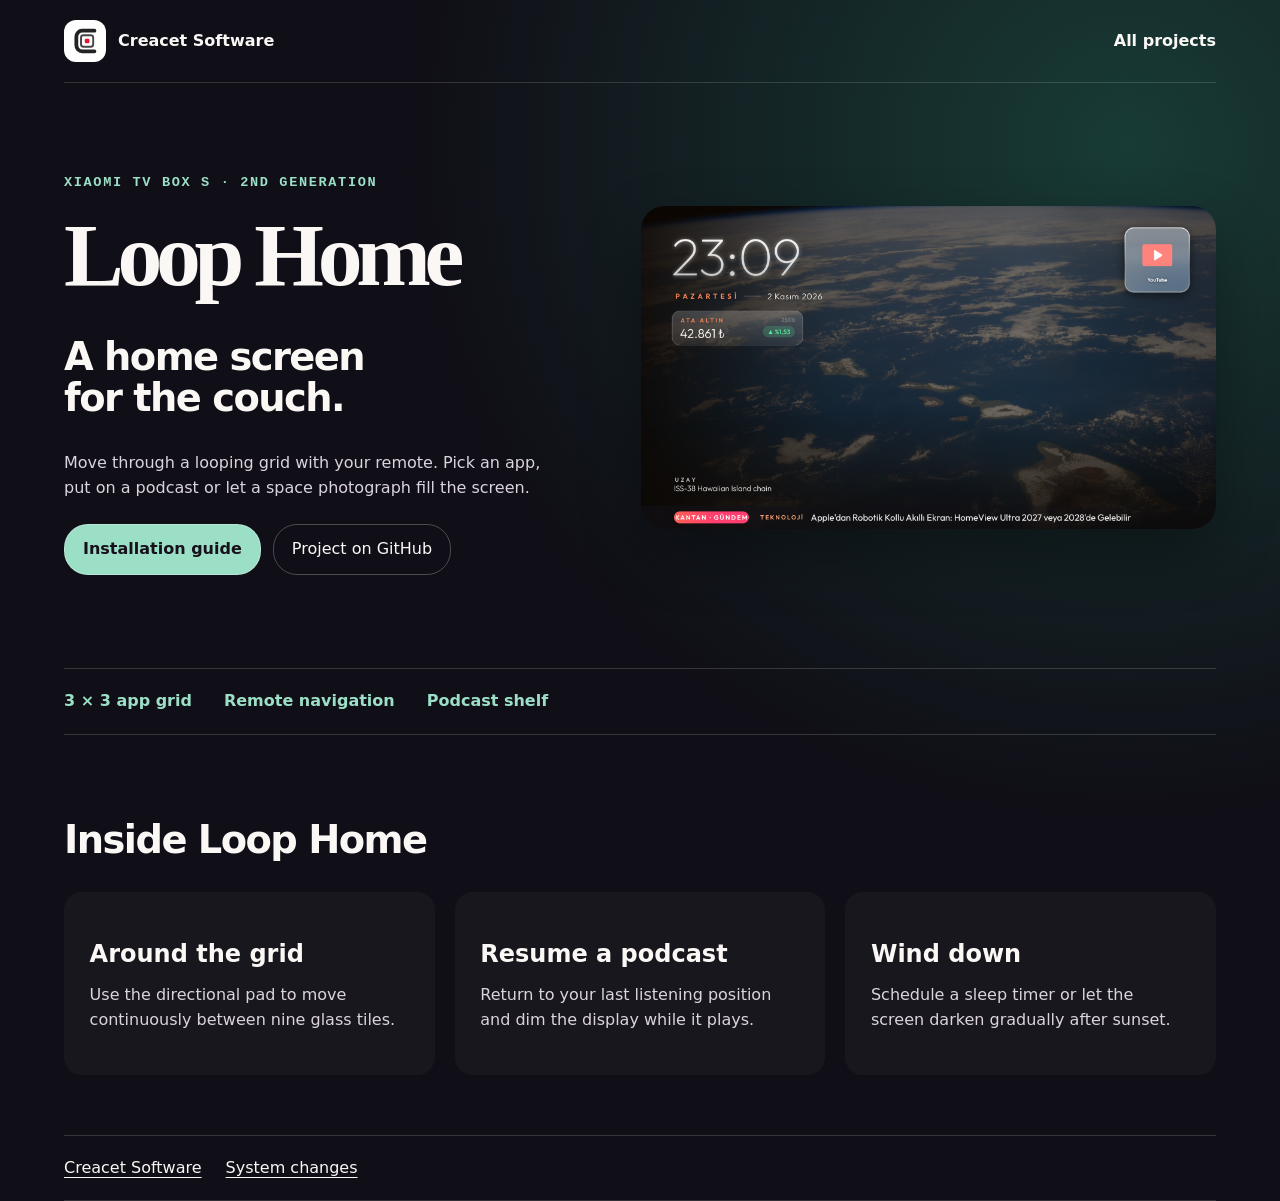
<file: loop-home/index.html>
<!doctype html>
<html lang="en"><head><meta charset="utf-8"><meta name="viewport" content="width=device-width,initial-scale=1"><title>Loop Home · Creacet Software</title><meta name="description" content="Move through a looping grid with your remote. Pick an app, put on a podcast or let a space photograph fill the screen."><meta property="og:title" content="Loop Home"><meta property="og:image" content="https://mustycetin.github.io/mustycetin/assets/loop-home-screen.png"><link rel="icon" href="../assets/loop-home-icon.png"><link rel="stylesheet" href="../product.css"></head>
<body class="loop-home"><header><a href="../"><img src="../assets/creacet.svg" alt="">Creacet Software</a><a href="../#projects">All projects</a></header>
<main><section class="hero"><div><p class="kind">Xiaomi TV Box S · 2nd generation</p><h1>Loop Home</h1><h2>A home screen for the couch.</h2><p>Move through a looping grid with your remote. Pick an app, put on a podcast or let a space photograph fill the screen.</p><div class="actions"><a href="https://github.com/mustycetin/loop-home/blob/main/docs/KURULUM.md">Installation guide</a><a href="https://github.com/mustycetin/loop-home">Project on GitHub</a></div></div><figure><img src="../assets/loop-home-screen.png" alt="Loop Home interface"></figure></section>
<ul class="facts"><li>3 × 3 app grid</li><li>Remote navigation</li><li>Podcast shelf</li></ul><section id="inside"><h2>Inside Loop Home</h2><div class="features"><article><h3>Around the grid</h3><p>Use the directional pad to move continuously between nine glass tiles.</p></article><article><h3>Resume a podcast</h3><p>Return to your last listening position and dim the display while it plays.</p></article><article><h3>Wind down</h3><p>Schedule a sleep timer or let the screen darken gradually after sunset.</p></article></div></section></main>
<footer><a href="../">Creacet Software</a><a href="https://github.com/mustycetin/loop-home/blob/main/docs/SISTEM-DEGISIKLIKLERI.md">System changes</a></footer></body></html>
</file>
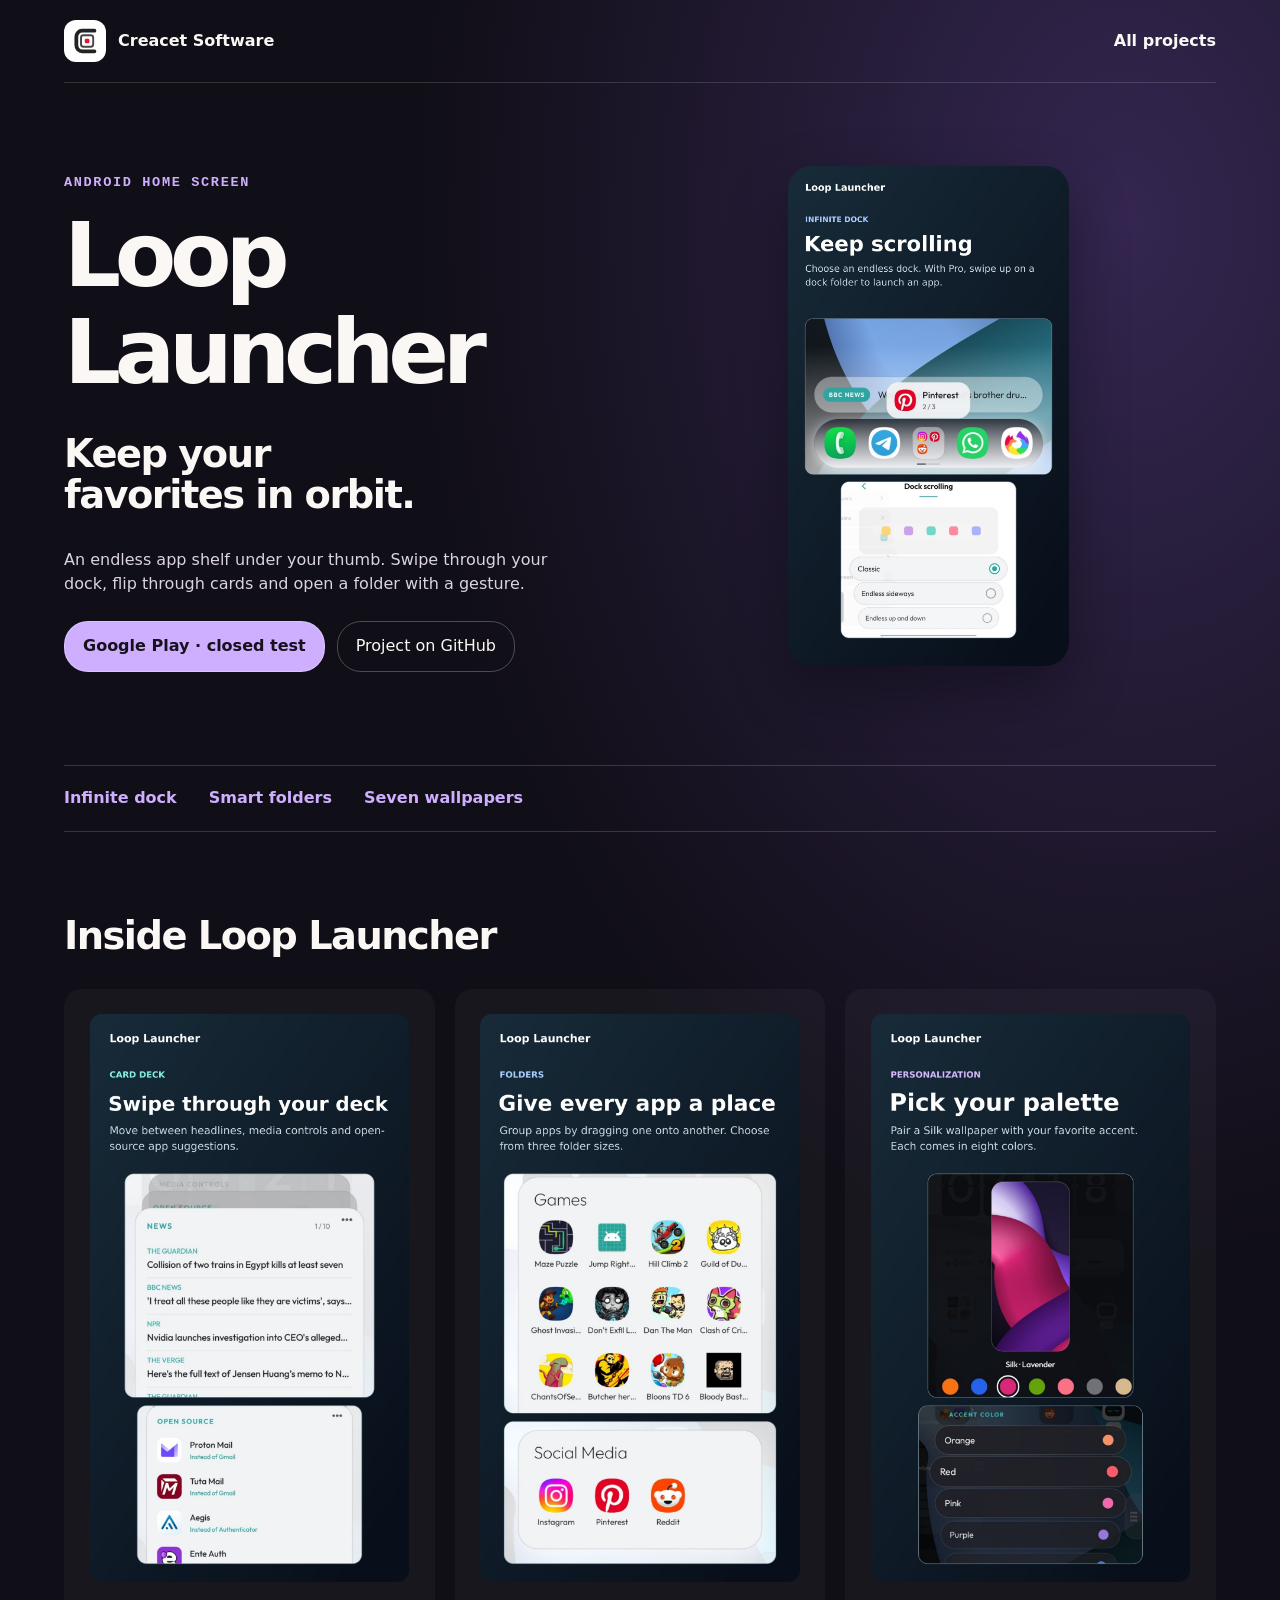
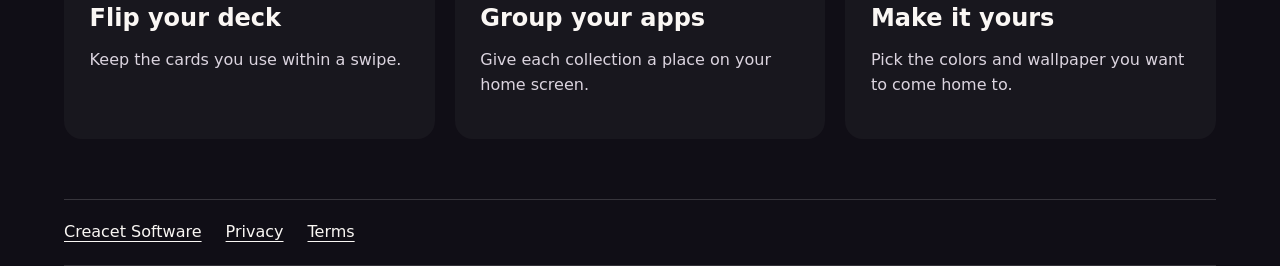
<file: loop-launcher/index.html>
<!doctype html>
<html lang="en"><head><meta charset="utf-8"><meta name="viewport" content="width=device-width,initial-scale=1"><title>Loop Launcher · Creacet Software</title><meta name="description" content="An endless app shelf under your thumb. Swipe through your dock, flip through cards and open a folder with a gesture."><meta property="og:title" content="Loop Launcher"><meta property="og:image" content="https://mustycetin.github.io/mustycetin/assets/loop-launcher/en-02-infinite-dock.jpg"><link rel="icon" href="../assets/loop-launcher/icon.png"><link rel="stylesheet" href="../product.css"></head>
<body class="loop-launcher"><header><a href="../"><img src="../assets/creacet.svg" alt="">Creacet Software</a><a href="../#projects">All projects</a></header>
<main><section class="hero"><div><p class="kind">Android home screen</p><h1>Loop Launcher</h1><h2>Keep your favorites in orbit.</h2><p>An endless app shelf under your thumb. Swipe through your dock, flip through cards and open a folder with a gesture.</p><div class="actions"><a href="https://play.google.com/store/apps/details?id=com.creacet.loop">Google Play · closed test</a><a href="https://github.com/mustycetin/loop-launcher">Project on GitHub</a></div></div><figure><img src="../assets/loop-launcher/en-02-infinite-dock.jpg" alt="Loop Launcher interface"></figure></section>
<ul class="facts"><li>Infinite dock</li><li>Smart folders</li><li>Seven wallpapers</li></ul><section id="inside"><h2>Inside Loop Launcher</h2><div class="features"><article><a href="../assets/loop-launcher/en-04-card-deck.jpg"><img loading="lazy" src="../assets/loop-launcher/en-04-card-deck.jpg" alt="Flip your deck screenshot"></a><h3>Flip your deck</h3><p>Keep the cards you use within a swipe.</p></article><article><a href="../assets/loop-launcher/en-05-folders.jpg"><img loading="lazy" src="../assets/loop-launcher/en-05-folders.jpg" alt="Group your apps screenshot"></a><h3>Group your apps</h3><p>Give each collection a place on your home screen.</p></article><article><a href="../assets/loop-launcher/en-06-personalization.jpg"><img loading="lazy" src="../assets/loop-launcher/en-06-personalization.jpg" alt="Make it yours screenshot"></a><h3>Make it yours</h3><p>Pick the colors and wallpaper you want to come home to.</p></article></div></section></main>
<footer><a href="../">Creacet Software</a><a href="https://mustycetin.github.io/loop-launcher/privacy/">Privacy</a><a href="https://mustycetin.github.io/loop-launcher/terms/">Terms</a></footer></body></html>
</file>
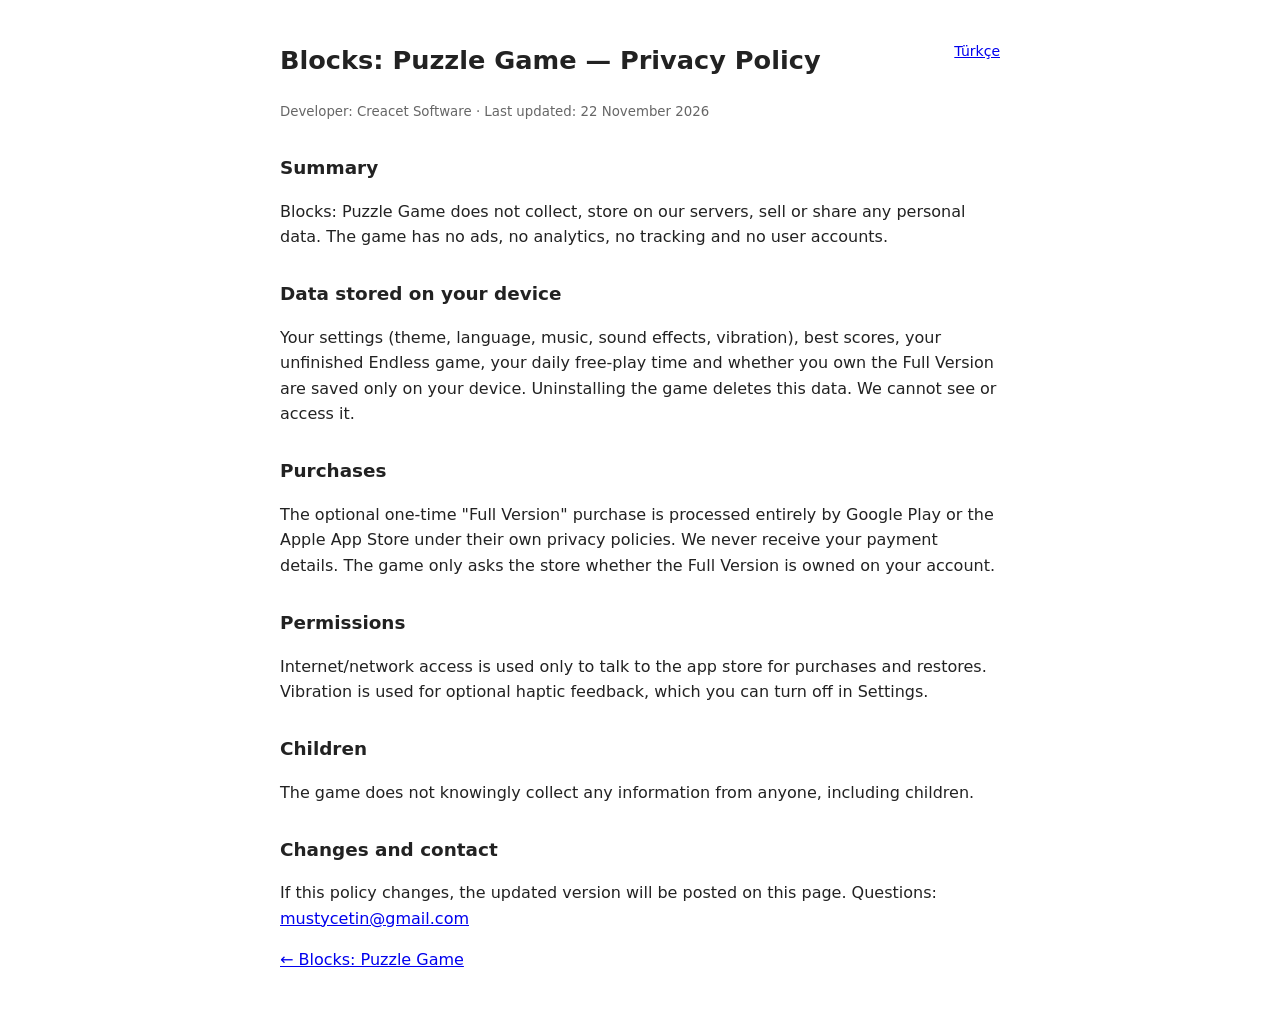
<file: blocks/privacy/index.html>
<!doctype html>
<html lang="en">
<head>
<meta charset="utf-8">
<meta name="viewport" content="width=device-width, initial-scale=1">
<title>Blocks: Puzzle Game — Privacy Policy</title>
<style>
  body { font-family: -apple-system, system-ui, sans-serif; max-width: 720px; margin: 40px auto; padding: 0 20px; line-height: 1.6; color: #222; }
  h1 { font-size: 1.6em; } h2 { font-size: 1.15em; margin-top: 1.6em; }
  .lang { border-top: 1px solid #ddd; margin-top: 40px; padding-top: 10px; }
  small { color: #666; }
</style>
<style>.switch{float:right;font-size:14px}</style></head>
<body>
<a class="switch" href="tr/">Türkçe</a>

<h1>Blocks: Puzzle Game — Privacy Policy</h1>
<small>Developer: Creacet Software · Last updated: 22 November 2026</small>

<h2>Summary</h2>
<p>Blocks: Puzzle Game does not collect, store on our servers, sell or share any personal data. The game has no ads, no analytics, no tracking and no user accounts.</p>

<h2>Data stored on your device</h2>
<p>Your settings (theme, language, music, sound effects, vibration), best scores, your unfinished Endless game, your daily free-play time and whether you own the Full Version are saved only on your device. Uninstalling the game deletes this data. We cannot see or access it.</p>

<h2>Purchases</h2>
<p>The optional one-time "Full Version" purchase is processed entirely by Google Play or the Apple App Store under their own privacy policies. We never receive your payment details. The game only asks the store whether the Full Version is owned on your account.</p>

<h2>Permissions</h2>
<p>Internet/network access is used only to talk to the app store for purchases and restores. Vibration is used for optional haptic feedback, which you can turn off in Settings.</p>

<h2>Children</h2>
<p>The game does not knowingly collect any information from anyone, including children.</p>

<h2>Changes and contact</h2>
<p>If this policy changes, the updated version will be posted on this page. Questions: <a href="mailto:mustycetin@gmail.com">mustycetin@gmail.com</a></p>

<p><a href="../">← Blocks: Puzzle Game</a></p>
</body>
</html>
</file>
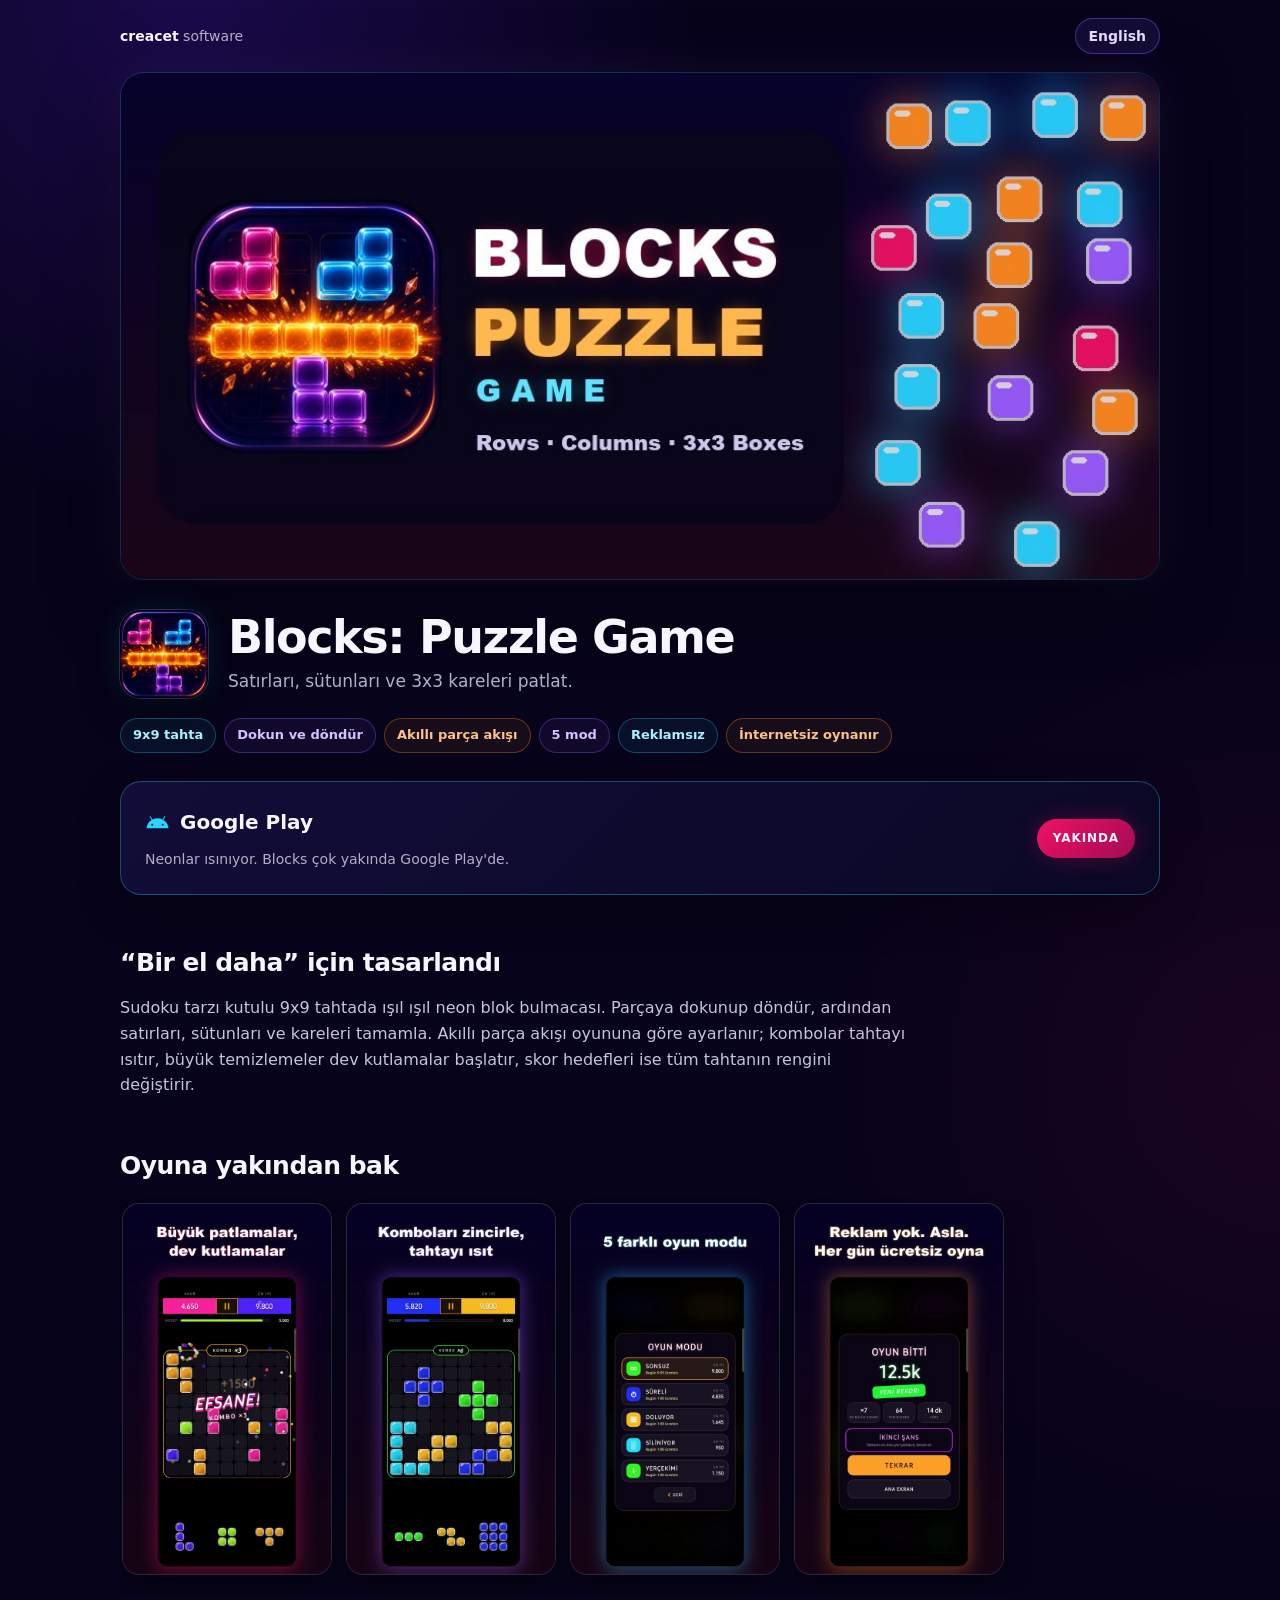
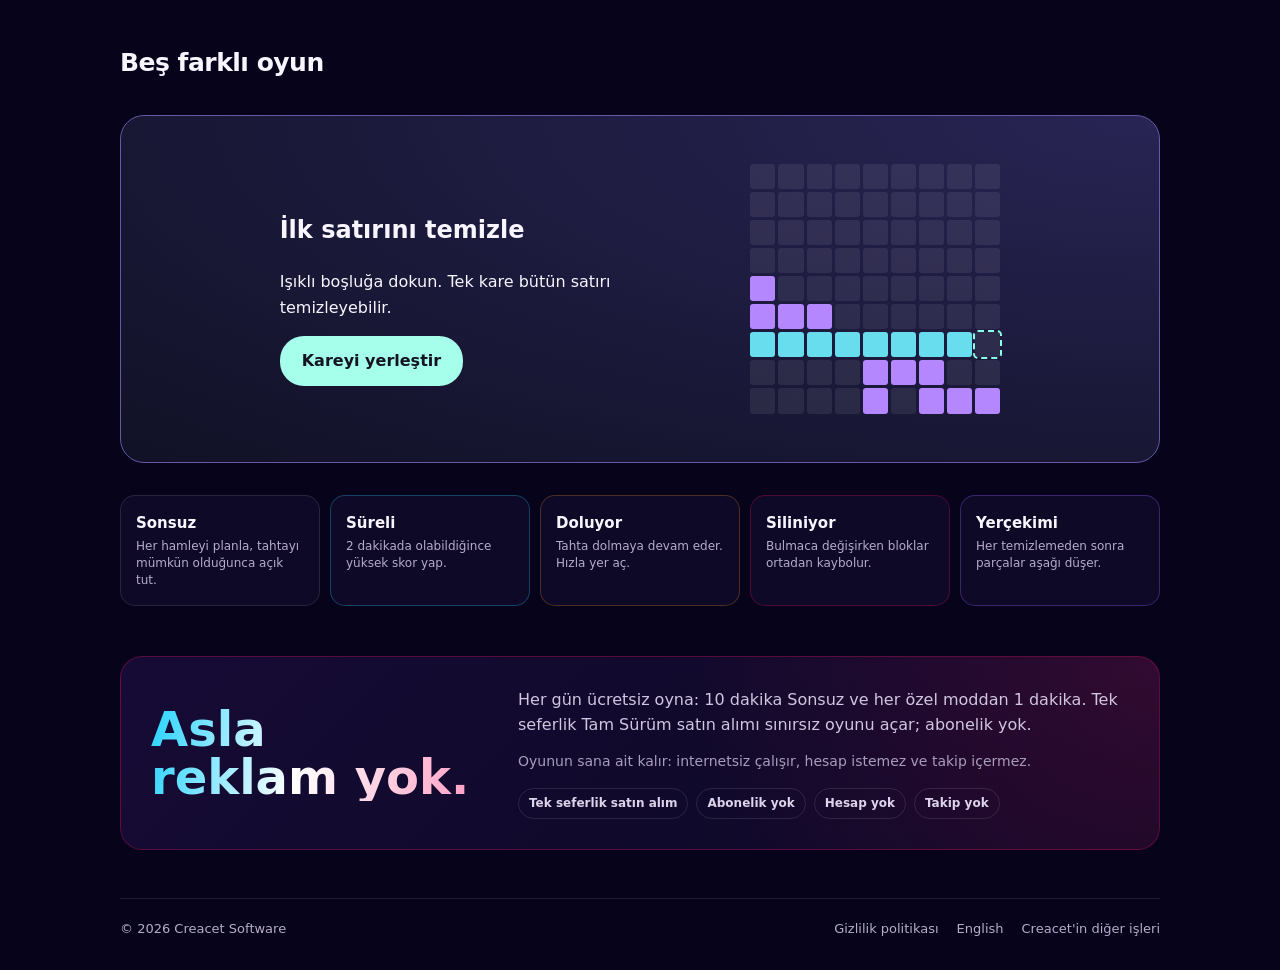
<file: blocks/tr/index.html>
<!doctype html>
<html lang="tr">
<head>
<meta charset="utf-8">
<meta name="viewport" content="width=device-width,initial-scale=1">
<title>Blocks: Puzzle Game — Yakında</title>
<meta name="description" content="Işıltılı neon 9x9 blok bulmacasında satırları, sütunları ve 3x3 kareleri patlat. Beş mod, reklamsız, internetsiz oyun.">
<meta name="theme-color" content="#06031a">
<link rel="icon" href="../../assets/blocks/icon.png">
<link rel="apple-touch-icon" href="../../assets/blocks/icon.png">
<meta property="og:type" content="website">
<meta property="og:title" content="Blocks: Puzzle Game">
<meta property="og:description" content="Bir el daha için tasarlanmış ışıl ışıl neon blok bulmacası. Beş mod, reklamsız, internetsiz oyun.">
<meta property="og:url" content="https://mustycetin.github.io/mustycetin/blocks/tr/">
<meta property="og:image" content="https://mustycetin.github.io/mustycetin/assets/blocks/cover.jpg">
<meta property="og:image:width" content="1024">
<meta property="og:image:height" content="500">
<meta name="twitter:card" content="summary_large_image">
<link rel="stylesheet" href="../style.css">
</head>
<body>
<div class="wrap">
  <div class="top"><a href="../../"><b>creacet</b> software</a><a class="lang" href="../" lang="en">English</a></div>
  <img class="cover" src="../../assets/blocks/cover.jpg" width="1024" height="500" alt="Karanlık oyun tahtasında ışıldayan neon bloklar">
  <div class="head">
    <img src="../../assets/blocks/icon.png" width="88" height="88" alt="Blocks: Puzzle Game uygulama simgesi">
    <div><h1>Blocks: Puzzle Game</h1><p class="sub">Satırları, sütunları ve 3x3 kareleri patlat.</p></div>
  </div>
  <div class="chips"><span>9x9 tahta</span><span>Dokun ve döndür</span><span>Akıllı parça akışı</span><span>5 mod</span><span>Reklamsız</span><span>İnternetsiz oynanır</span></div>

  <section class="store" aria-labelledby="store-title">
    <h2 id="store-title"><svg viewBox="0 0 24 24" aria-hidden="true"><path fill="currentColor" d="M17.6 9.5l1.8-3.1a.4.4 0 0 0-.7-.4l-1.8 3.1A11 11 0 0 0 12 8a11 11 0 0 0-4.9 1.1L5.3 6a.4.4 0 0 0-.7.4l1.8 3.1A10.2 10.2 0 0 0 1.5 17.6h21a10.2 10.2 0 0 0-4.9-8.1zM7 15.1a1 1 0 1 1 0-2 1 1 0 0 1 0 2zm10 0a1 1 0 1 1 0-2 1 1 0 0 1 0 2z"/></svg>Google Play</h2>
    <p>Neonlar ısınıyor. Blocks çok yakında Google Play'de.</p>
    <span class="tag">Yakında</span>
  </section>

  <h2 class="section-title">“Bir el daha” için tasarlandı</h2>
  <p class="about">Sudoku tarzı kutulu 9x9 tahtada ışıl ışıl neon blok bulmacası. Parçaya dokunup döndür, ardından satırları, sütunları ve kareleri tamamla. Akıllı parça akışı oyununa göre ayarlanır; kombolar tahtayı ısıtır, büyük temizlemeler dev kutlamalar başlatır, skor hedefleri ise tüm tahtanın rengini değiştirir.</p>

  <h2 class="section-title">Oyuna yakından bak</h2>
  <div class="shots" aria-label="Blocks: Puzzle Game ekran görüntüleri">
    <img src="../../assets/blocks/tr-01.jpg" width="540" height="1170" loading="lazy" alt="Blocks ana ekranı ve günlük ücretsiz oyun süresi">
    <img src="../../assets/blocks/tr-02.jpg" width="540" height="1170" loading="lazy" alt="Satırlar, sütunlar ve 3x3 karelerle neon 9x9 oyun tahtası">
    <img src="../../assets/blocks/tr-03.jpg" width="540" height="1170" loading="lazy" alt="Blocks oyun modu seçimi">
    <img src="../../assets/blocks/tr-04.jpg" width="540" height="1170" loading="lazy" alt="Oyun sırasında kombo ve skor hedefi">
  </div>

  <h2 class="section-title">Beş farklı oyun</h2>
  <section class="demo"><div><h2>İlk satırını temizle</h2><p>Işıklı boşluğa dokun. Tek kare bütün satırı temizleyebilir.</p><button class="clear-row">Kareyi yerleştir</button></div><div class="demo-board" aria-hidden="true"></div></section>
  <script src="../demo.js" defer></script>
  <div class="mode-grid">
    <div class="mode"><b>Sonsuz</b><small>Her hamleyi planla, tahtayı mümkün olduğunca açık tut.</small></div>
    <div class="mode"><b>Süreli</b><small>2 dakikada olabildiğince yüksek skor yap.</small></div>
    <div class="mode"><b>Doluyor</b><small>Tahta dolmaya devam eder. Hızla yer aç.</small></div>
    <div class="mode"><b>Siliniyor</b><small>Bulmaca değişirken bloklar ortadan kaybolur.</small></div>
    <div class="mode"><b>Yerçekimi</b><small>Her temizlemeden sonra parçalar aşağı düşer.</small></div>
  </div>

  <section class="no-ads" aria-labelledby="no-ads-title">
    <h2 id="no-ads-title">Asla<br>reklam yok.</h2>
    <div><p>Her gün ücretsiz oyna: 10 dakika Sonsuz ve her özel moddan 1 dakika. Tek seferlik Tam Sürüm satın alımı sınırsız oyunu açar; abonelik yok.</p><p>Oyunun sana ait kalır: internetsiz çalışır, hesap istemez ve takip içermez.</p><div class="facts"><span>Tek seferlik satın alım</span><span>Abonelik yok</span><span>Hesap yok</span><span>Takip yok</span></div></div>
  </section>

  <footer><span>© 2026 Creacet Software</span><span class="footer-links"><a href="../privacy/tr/">Gizlilik politikası</a><a href="../" lang="en">English</a><a href="../../">Creacet'in diğer işleri</a></span></footer>
</div>
</body>
</html>
</file>
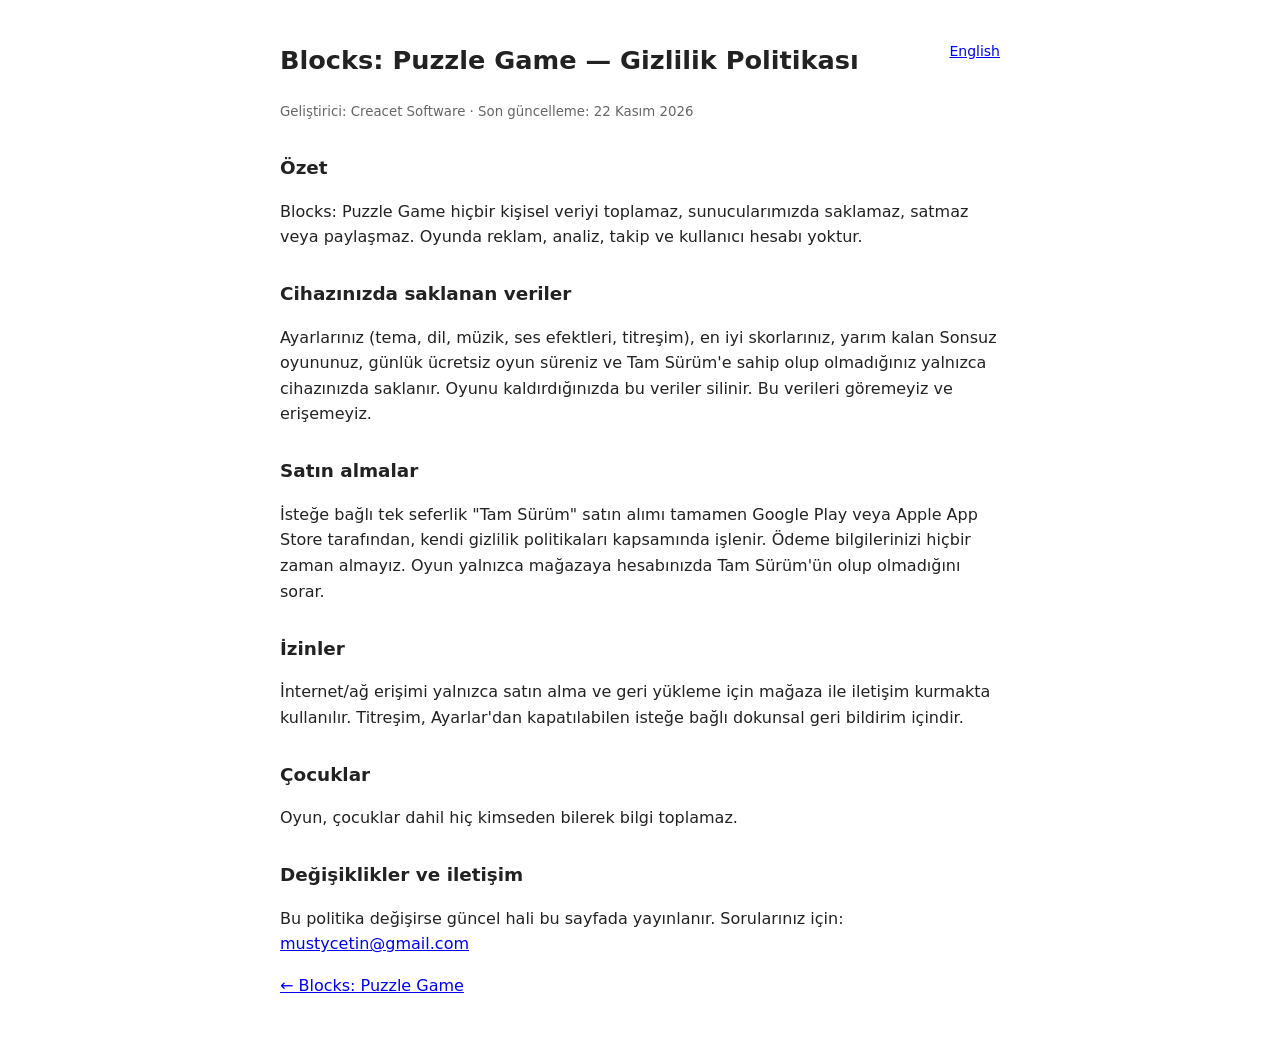
<file: blocks/privacy/tr/index.html>
<!doctype html>
<html lang="tr">
<head>
<meta charset="utf-8">
<meta name="viewport" content="width=device-width, initial-scale=1">
<title>Blocks: Puzzle Game — Gizlilik Politikası</title>
<style>
  body { font-family: -apple-system, system-ui, sans-serif; max-width: 720px; margin: 40px auto; padding: 0 20px; line-height: 1.6; color: #222; }
  h1 { font-size: 1.6em; } h2 { font-size: 1.15em; margin-top: 1.6em; }
  .lang { border-top: 1px solid #ddd; margin-top: 40px; padding-top: 10px; }
  small { color: #666; }
</style>
<style>.switch{float:right;font-size:14px}</style></head>
<body>
<a class="switch" href="../">English</a>

<h1>Blocks: Puzzle Game — Gizlilik Politikası</h1>
<small>Geliştirici: Creacet Software · Son güncelleme: 22 Kasım 2026</small>

<h2>Özet</h2>
<p>Blocks: Puzzle Game hiçbir kişisel veriyi toplamaz, sunucularımızda saklamaz, satmaz veya paylaşmaz. Oyunda reklam, analiz, takip ve kullanıcı hesabı yoktur.</p>

<h2>Cihazınızda saklanan veriler</h2>
<p>Ayarlarınız (tema, dil, müzik, ses efektleri, titreşim), en iyi skorlarınız, yarım kalan Sonsuz oyununuz, günlük ücretsiz oyun süreniz ve Tam Sürüm'e sahip olup olmadığınız yalnızca cihazınızda saklanır. Oyunu kaldırdığınızda bu veriler silinir. Bu verileri göremeyiz ve erişemeyiz.</p>

<h2>Satın almalar</h2>
<p>İsteğe bağlı tek seferlik "Tam Sürüm" satın alımı tamamen Google Play veya Apple App Store tarafından, kendi gizlilik politikaları kapsamında işlenir. Ödeme bilgilerinizi hiçbir zaman almayız. Oyun yalnızca mağazaya hesabınızda Tam Sürüm'ün olup olmadığını sorar.</p>

<h2>İzinler</h2>
<p>İnternet/ağ erişimi yalnızca satın alma ve geri yükleme için mağaza ile iletişim kurmakta kullanılır. Titreşim, Ayarlar'dan kapatılabilen isteğe bağlı dokunsal geri bildirim içindir.</p>

<h2>Çocuklar</h2>
<p>Oyun, çocuklar dahil hiç kimseden bilerek bilgi toplamaz.</p>

<h2>Değişiklikler ve iletişim</h2>
<p>Bu politika değişirse güncel hali bu sayfada yayınlanır. Sorularınız için: <a href="mailto:mustycetin@gmail.com">mustycetin@gmail.com</a></p>

<p><a href="../../">← Blocks: Puzzle Game</a></p>
</body>
</html>
</file>
<file: studio.css>
:root{--paper:#faf3e9;--red:#f95649;--muted:#ada9aa}
body{background:#121114;color:var(--paper)}
.logo{width:44px;height:44px;background:var(--paper);border-radius:12px}
.spotlight{display:grid;grid-template-columns:1fr 1fr;align-items:center;gap:6%;padding-block:clamp(32px,6vw,92px)}
.kicker{font:650 .8rem/1.3 monospace;letter-spacing:.14em}
.pitch h1{font:600 clamp(3.3rem,6.7vw,7rem)/.98 Georgia,serif;letter-spacing:-.065em}
.pitch h1 i{color:#ff8b77;font-weight:400}
.pitch p{max-width:42ch;font-size:clamp(1rem,1.6vw,1.2rem);color:#cbc1be;margin:1.5em 0}
.button.primary{background:var(--paper);color:#221816;border:0;border-radius:100px;font-size:1rem}
.feature{position:relative;isolation:isolate;display:flex;align-items:end;aspect-ratio:1.32;overflow:hidden;border-radius:24px;background:#452f28;color:white}
.feature img,.feature:after{position:absolute;inset:0;width:100%;height:100%;object-fit:cover;z-index:-2}
.feature:after{content:"";background:linear-gradient(transparent 28%,#1d100abf 83%,#1d100a);z-index:-1}
.feature div{padding:6%}.feature h2{font:bold clamp(2rem,4vw,4rem)/1 Georgia,serif;margin:.15em 0}
.portfolio{border-top:1px solid #ffffff29}.portfolio-grid{grid-template-columns:repeat(6,minmax(0,1fr));gap:18px}
.portfolio-card{grid-column:span 2;padding:0 0 20px;background:#201e23;border-radius:18px;overflow:hidden}
.portfolio-card:nth-last-child(-n+2){grid-column:span 3}
.tile-art{height:clamp(145px,16vw,235px);overflow:hidden;background:#33333d}
.tile-art img{width:100%;height:100%;object-fit:cover;transition:transform .35s}
.portfolio-card:hover .tile-art img{transform:scale(1.035)}
.portfolio-card[href="#loop-launcher"] .tile-art img{object-position:center 22%}
.portfolio-card[href="#loop-home"] .tile-art img{object-fit:contain;padding:16px;background:radial-gradient(ellipse,#507875,#192a32)}
.portfolio-head,.portfolio-card p,.portfolio-card .statuses{margin-inline:20px}.portfolio-head{margin-top:18px}
.portfolio-card h3{font-size:1.3rem}.portfolio-card p{font-size:1rem}.status,.detail-kind{font-size:.8rem}.detail-link{min-height:44px;font-size:.9rem}
.app-detail{display:grid;grid-template-columns:minmax(0,.85fr) minmax(0,1.15fr);gap:5%;align-items:center}
.detail-head{display:block}.detail-links{justify-content:flex-start;margin-top:24px}.shots{min-width:0;align-items:center}.shot,.reel{flex:0 0 clamp(150px,15vw,210px)}
.reel{aspect-ratio:9/16;scroll-snap-align:start;overflow:hidden;border-radius:15px;background:#25242a;position:relative}.reel img,.reel iframe{width:100%;height:100%;object-fit:cover;border:0;display:block}.reel.poster{display:grid;place-items:center;background:radial-gradient(circle at 70% 30%,#52465e,#21212a 75%)}.reel.poster img{width:50%;height:auto;border-radius:22%}
#mascot{position:fixed;z-index:20;top:0;left:0;width:27px;height:25px;border-radius:9px 9px 7px 7px;background:#ec344a;border:2px solid #ffada5;box-shadow:2px 3px 0 #44292d;display:flex;align-items:center;justify-content:center;gap:4px;pointer-events:none;transform:translate(-70px,-70px)}
#mascot{width:44px;height:44px;background:none;border:0;box-shadow:none;filter:drop-shadow(1px 2px 2px #100c1970)}
#mascot svg{width:100%;height:100%}.bot-eyes{transform-origin:center;transform-box:fill-box;animation:blink 5.4s linear infinite}
@keyframes blink{0%,91%,96%,100%{transform:scaleY(1)}94%{transform:scaleY(.12)}}
@media(max-width:800px){.app-detail{display:block}.portfolio-grid{grid-template-columns:repeat(2,minmax(0,1fr))}.portfolio-card,.portfolio-card:nth-last-child(-n+2){grid-column:auto}.spotlight{gap:24px}.detail-head{margin-bottom:22px}}
@media(max-width:620px){.spotlight{grid-template-columns:1fr}.feature{aspect-ratio:1.85}.portfolio-grid{grid-template-columns:1fr}.tile-art{height:auto;aspect-ratio:2.1}.portfolio-card{min-height:0}.shot,.reel{flex-basis:min(54vw,210px)}.links>a:first-child{display:inline}.links{gap:12px}.navsupport{padding:8px 12px}}
@media(pointer:coarse){#mascot{position:absolute;left:auto;right:0;top:0;transform:rotate(8deg)}.pitch{position:relative;padding-right:12px}}
@media(prefers-reduced-motion:reduce){#mascot{display:none}}

/* Printed-paper catalogue underneath the illustrated studio window. */
body{background:#f7f4ec;color:#252228}
header{background:#f7f4ecf5;border-bottom:1px solid #25222825}
header nav{height:66px}.logo{background:transparent}.links,.links a,.brand small{color:#4b4447}.navsupport{border-color:#c4bab5}
.opening{width:100%;padding:0;border:0;border-radius:0;box-shadow:none;display:grid;align-items:center;min-height:clamp(395px,41vw,630px);background:#1e263d}
.opening .workbench{position:absolute;inset:0;width:100%;height:100%;object-fit:cover;object-position:50% 53%;z-index:-2}
.opening[data-period=night] .workbench{filter:brightness(.79) saturate(.9) hue-rotate(351deg)}
.opening[data-period=morning] .workbench{filter:sepia(.16) brightness(1.1)}
.opening[data-period=day] .workbench{filter:brightness(1.12) saturate(.87)}
.opening:before{content:"";position:absolute;inset:0;z-index:-1;background:linear-gradient(90deg,#121b31e0,transparent 76%)}
.opening-copy{padding-block:42px;color:#fff9ec}.opening .label{color:#fff0cd;font:650 .86rem/1.45 system-ui;letter-spacing:.08em;margin:0}
.opening h1{font:bold clamp(3.8rem,7.7vw,8.3rem)/.92 Georgia,serif;letter-spacing:-.07em;margin:.27em 0 .38em}.opening h1 em{background:none;color:#ffd49e;font-style:italic}
.browse{display:inline-flex;align-items:center;gap:25px;background:#ffedca;color:#261d23;padding:12px 18px;font-weight:700;border-radius:5px}.browse:hover{background:white}
.shelf{padding-block:clamp(30px,4vw,60px) 0}.shelf h2,.about h2{font:700 clamp(2.6rem,5vw,5.3rem)/1 Georgia,serif;letter-spacing:-.06em}.shelf h2 span{color:#da5140}
.picker{margin-top:24px;display:flex;justify-content:flex-start;flex-wrap:wrap;height:auto;gap:8px}.picker a{min-height:44px;display:flex;align-items:center;gap:8px;padding:7px 13px;border-radius:6px;background:#eae5dc;font-weight:650;font-size:.93rem}.picker img{width:26px;height:26px;border-radius:6px}.picker a[aria-current=true],.picker a:hover{background:#28232b;color:white}
.details{border:0;padding:0}.app-detail{padding:28px 0 46px;gap:4%;grid-template-columns:minmax(0,.95fr) minmax(0,1.05fr);border-color:#40353033}
.app-detail[hidden]{display:none}.detail-title h2{font:bold clamp(2.2rem,3.7vw,4.2rem)/1 Georgia,serif;letter-spacing:-.055em}.detail-title img{display:none}.detail-kind{color:#694e48}.detail-copy,.about p{color:#584e51}.detail-link{color:#292329;border-color:#afa39b}.detail-link:first-child{background:#28232b;color:white}.shots{background:#e7dfd5;border-radius:12px;padding:15px;scroll-padding:15px}.television{max-width:100%;height:auto;align-self:center;border-radius:8px}.about{gap:5%}.about .eyebrow,.about .stack span,footer,footer a{color:#51474b}.support{color:#fff8f1}.support .eyebrow{color:#f4bfaf}
@media(max-width:800px){.app-detail{display:block}.detail-head{margin-bottom:22px}}
@media(max-width:620px){.opening{min-height:380px;align-items:end}.opening .workbench{object-position:68% center}.opening:before{background:linear-gradient(0deg,#131728ed,#15182680 47%,transparent 82%)}.opening-copy{padding-block:30px}.opening h1{font-size:clamp(3.35rem,12.9vw,5rem)}.opening .label{font-size:.78rem}.picker{flex-wrap:nowrap;overflow-x:auto;justify-content:flex-start;padding:0 0 8px}.picker a{flex:none}.detail-link{width:auto}.shelf h2{margin:0}.app-detail{padding-top:22px}}
.studio-window{--sky:#111930;--horizon:#68648b;--light:#f9eac7;position:relative;isolation:isolate;overflow:hidden;padding:clamp(24px,3vw,48px);border:6px solid #383437;border-radius:64px 64px 18px 18px;box-shadow:0 5px 0 #655c58,inset 0 0 0 1px #ffffff38}
.studio-window[data-period="morning"]{--sky:#799bb6;--horizon:#ffc396;--light:#fff1b0}
.studio-window[data-period="day"]{--sky:#457ea9;--horizon:#a2dada;--light:#fff5ca}
.studio-window[data-period="evening"]{--sky:#61537b;--horizon:#f09365;--light:#ffd585}
.view{position:absolute;inset:0;z-index:-1;overflow:hidden;background:linear-gradient(160deg,var(--sky) 12%,var(--horizon))}
.orb{position:absolute;right:9%;top:var(--altitude,14%);width:12%;aspect-ratio:1;border-radius:50%;background:var(--light);box-shadow:0 0 32px #fff3}
.studio-window[data-period="night"] .orb{background:transparent;box-shadow:inset -12px -5px var(--light)}
.ridge{position:absolute;inset:35% -6% 0;background:#384451;clip-path:polygon(0 53%,18% 30%,32% 44%,49% 22%,62% 38%,82% 11%,100% 35%,100% 100%,0 100%)}
.ridge.near{inset:52% -10% 0;background:#242930;transform:scaleX(-1)}
.view:after{content:"";position:absolute;inset:0;background:linear-gradient(90deg,#11131de0,#15152275 65%,transparent)}
.window-copy h1{font-size:clamp(2.65rem,5.5vw,5.5rem);color:white}.window-copy h1 i{color:#ffe4bf}.window-copy p{color:white}.window-copy .kicker{color:#fff}
.studio-window.opening{padding:0;border:0;border-radius:0;box-shadow:none}
.opening .opening-copy .label{color:#fff3d9}
@media(max-width:620px){.opening .opening-copy h1{font-size:clamp(2.9rem,12vw,4.5rem)}}
</file>
<file: desktop.css>
.opening h1,.opening .opening-copy h1{line-height:1.03;letter-spacing:-.043em}
.shelf h2,.about h2,.detail-title h2{letter-spacing:-.035em}
.picker{flex-wrap:wrap;overflow:visible}
.opening-copy{position:relative}
.screen-ui{width:min(880px,92%);margin:0 auto 30px;color:white;z-index:2}
.crt{border:clamp(4px,.7vw,10px) solid #2e3339;border-radius:26px;background:radial-gradient(ellipse at top right,#29585b,transparent 75%),repeating-linear-gradient(0deg,#163337 0 2px,#193638 2px 4px);box-shadow:inset 0 0 45px #081d24,0 0 0 3px #957469,0 12px 28px #19132188;padding:clamp(16px,3vw,44px)}
.system-bar{display:flex;align-items:center;gap:10px;border-bottom:1px solid #93c3ac66;padding-bottom:12px;font:700 1.05rem monospace;color:#ffe4ad}.system-bar img{width:32px;background:#f7ebd4;border-radius:7px}.system-bar span{margin-left:auto;font:normal .85rem monospace;color:#d4e3d8}
.desktop-apps{display:grid;grid-template-columns:repeat(5,minmax(0,1fr));gap:8px;margin:clamp(20px,5vh,60px) 0}.desktop-apps a{display:grid;justify-items:center;align-content:start;text-align:center;gap:9px;padding:8px 2px;border-radius:10px;font:600 1rem/1.25 system-ui;color:white}.desktop-apps a:hover,.desktop-apps a:focus-visible{background:#ffffff20}.desktop-apps img{width:clamp(40px,5vw,72px);aspect-ratio:1;border-radius:22%;box-shadow:0 4px 8px #081e25aa}.catalog-link{display:inline-block;color:#c8edd9;text-decoration:underline;padding:8px 0}
.camera-track.active{height:210svh}.active .opening{position:sticky;top:66px;height:calc(100svh - 66px);min-height:0;align-items:center}.active .workbench{width:1672px;height:941px;max-width:none;object-fit:fill;transform-origin:0 0;will-change:transform}.active .opening::before{opacity:var(--copy,1);pointer-events:none}.active .opening-copy{opacity:var(--copy,1)}.active .screen-ui{position:absolute;top:50%;left:50%;margin:0;transform:translate(-50%,-50%) scale(var(--screen-scale,1));opacity:var(--desktop,0)}
@media(max-width:620px){.desktop-apps{grid-template-columns:repeat(3,minmax(0,1fr));gap:8px 2px;margin:14px 0}.desktop-apps a{font-size:.85rem}.desktop-apps img{width:45px}.active .opening-copy{align-self:end;margin-bottom:12vh}.screen-ui{width:92%}.picker{gap:6px}.picker a{padding:6px 9px}}
@media(max-height:480px){.crt{padding:10px 16px}.desktop-apps{margin:4px 0;grid-template-columns:repeat(5,minmax(0,1fr))}.desktop-apps img{width:32px}.system-bar img{width:22px}.active .opening-copy{margin-block:0;padding-block:10px}}
.desktop-dock{display:flex;gap:10px;border-top:1px solid #93c3ac66;padding-top:9px}.desktop-dock a{display:inline-flex;align-items:center;gap:8px;min-height:44px;padding:6px 12px;border-radius:8px;color:#ffebc3;background:#ffffff12;font-weight:600}.desktop-dock a:hover{background:#ffffff29}.desktop-dock span{font-size:1.35rem}
#bio-window{width:min(450px,92vw);max-height:80svh;padding:0 22px 20px;background:#f7f2df;color:#272e30;border:3px solid #314c4f;border-radius:12px;box-shadow:0 15px 60px #101b22aa}#bio-window::backdrop{background:#0b1726a8}#bio-window header{position:static;display:flex;justify-content:space-between;align-items:center;background:#214347;color:#ffebc3;margin:0 -22px;padding:8px 14px;font:600 1rem monospace}#bio-window button{min-width:44px;min-height:44px;color:white;border:0;background:transparent;font-size:1.5rem}#bio-window a{color:#214347;text-decoration:underline}
@media(max-height:480px){.desktop-dock{display:inline-flex;border:0;padding:0;margin-right:14px}}
#product-window{padding:0;width:min(1280px,94vw);height:90dvh;max-width:100%;max-height:100dvh;border:2px solid #678784;border-radius:15px;background:#172d31;color:#ffebc3;overflow:hidden;box-shadow:0 18px 85px #0009}
#product-window[open]{display:flex;flex-direction:column}
#product-window::backdrop{background:#081a22aa}
.app-chrome{flex:none;display:flex;align-items:center;gap:10px;padding:4px 8px 4px 14px;font:600 .92rem/1.3 monospace;background:#214347}
.app-chrome img{width:28px;height:28px;background:#f7ebd4;border-radius:7px}
.app-chrome strong{border-left:1px solid #729490;padding-left:10px;color:white}
.app-chrome form{margin-left:auto}.app-chrome button{width:44px;height:44px;border:0;border-radius:8px;background:#ffffff12;color:white;font:1.65rem/1 system-ui;cursor:pointer}.app-chrome button:hover{background:#9b4147}
.app-content{flex:1;min-height:0}.app-content iframe{display:block;width:100%;height:100%;border:0;background:#151520}
html:has(#product-window[open]){overflow:hidden}
@media(max-width:620px){#product-window{width:100%;height:100dvh;border:0;border-radius:0}.app-chrome{padding-top:max(4px,env(safe-area-inset-top))}}
.app-detail{position:relative}
@media(pointer:coarse){
  .active .screen-ui{max-height:calc(100svh - 82px);overflow-y:auto;border-radius:16px}
  .desktop-dock a,.desktop-apps a,.catalog-link{min-height:44px}
  #product-window{height:100dvh;max-height:100dvh}
  .app-chrome{padding-left:max(14px,env(safe-area-inset-left));padding-right:max(8px,env(safe-area-inset-right))}
}
</file>
<file: product.css>
*{box-sizing:border-box}html{color-scheme:dark;scroll-behavior:smooth}body{--accent:#ffb077;--glow:#482340;margin:0;background:radial-gradient(ellipse at 88% 12%,var(--glow),transparent 45rem),#100e16;color:#faf7f4;font:1rem/1.55 system-ui,sans-serif}.loop-launcher{--accent:#ceafff;--glow:#342650}.loop-home{--accent:#9cdfc7;--glow:#183b36}header,main,footer{width:min(1160px,90%);margin:auto}header,footer{display:flex;align-items:center;gap:24px;padding:20px 0;border-bottom:1px solid #ffffff24}header{justify-content:space-between}a{color:inherit;text-underline-offset:.28em}header a{display:flex;align-items:center;gap:12px;text-decoration:none;font-weight:650}header img{width:42px;border-radius:12px;background:white}.hero{display:grid;grid-template-columns:.95fr 1.05fr;gap:5%;align-items:center;padding:clamp(30px,6vw,85px) 0}.kind{color:var(--accent);letter-spacing:.12em;text-transform:uppercase;font:600 .85rem/1.5 monospace}h1,h2,h3{line-height:1.08;text-wrap:balance}h1{font-size:clamp(3.5rem,7vw,7rem);letter-spacing:-.07em;margin:.15em 0}.astrocut h1{font-style:italic}.loop-home h1{font-family:Georgia,serif}h2{font-size:clamp(1.6rem,3vw,2.7rem);letter-spacing:-.04em}p{color:#dbd4df;max-width:48ch}.actions{display:flex;flex-wrap:wrap;gap:12px;margin-top:24px}.actions a{padding:12px 18px;border-radius:24px;border:1px solid #ffffff40;text-decoration:none}.actions a:first-child{color:#17111b;background:var(--accent);font-weight:bold}figure{margin:0}figure img{display:block;width:100%;border-radius:24px;box-shadow:0 24px 60px #0005}.loop-launcher figure img{width:auto;max-width:100%;max-height:500px;margin:auto}.facts{display:flex;gap:2em;flex-wrap:wrap;border-block:1px solid #ffffff29;padding:20px 0;list-style:none;color:var(--accent);font-weight:650}.features{display:grid;grid-template-columns:repeat(3,1fr);gap:20px}.features article{padding:clamp(16px,2vw,30px);background:#ffffff09;border-radius:18px}.features img{display:block;width:100%;border-radius:12px}.features h3{font-size:1.5rem;margin-bottom:0}#inside{padding:36px 0 60px}footer{border-top:1px solid #ffffff29;flex-wrap:wrap}a:focus-visible{outline:3px solid var(--accent);outline-offset:4px}@media(max-width:700px){.hero,.features{grid-template-columns:1fr}.hero{gap:28px}.facts{gap:12px 24px}.features article img{max-height:55vh;object-fit:contain}.loop-launcher figure img{max-height:55vh}}
</file>
<file: blocks/style.css>
:root{color-scheme:dark;--bg:#06031a;--panel:#0e0929;--panel-2:#120c35;--cyan:#29d3ff;--orange:#ff8a1e;--pink:#ef1163;--purple:#9b5cff;--text:#f8f5ff;--muted:#b7adca;--line:#ffffff1c}
*{box-sizing:border-box}
html{scroll-behavior:smooth}
body{margin:0;min-height:100vh;background:radial-gradient(circle at 15% 0,#1b0a4b 0,transparent 32rem),radial-gradient(circle at 100% 42%,#ef116316 0,transparent 30rem),var(--bg);color:var(--text);font:16px/1.6 ui-rounded,"SF Pro Rounded","Segoe UI",system-ui,sans-serif}
body:before{content:"";position:fixed;inset:0;pointer-events:none;opacity:.17;background-image:linear-gradient(#ffffff0a 1px,transparent 1px),linear-gradient(90deg,#ffffff0a 1px,transparent 1px);background-size:40px 40px;mask-image:linear-gradient(#000,transparent 80%)}
a{color:inherit}
a:focus-visible{outline:3px solid var(--cyan);outline-offset:4px;border-radius:6px}
.wrap{width:min(1040px,calc(100% - 32px));margin:auto;position:relative}
.top{display:flex;justify-content:space-between;align-items:center;padding:18px 0;font-size:14px;color:var(--muted)}
.top a{text-decoration:none}.top b{color:var(--text)}
.lang{border:1px solid #9b5cff66;background:#120c35;border-radius:20px;padding:6px 13px;text-decoration:none;color:#e4d8ff;font-weight:700}
.cover{display:block;width:100%;height:auto;aspect-ratio:1024/500;object-fit:cover;border:1px solid #29d3ff33;border-radius:24px;box-shadow:0 20px 70px #0009,0 0 48px #9b5cff22}
.head{display:flex;gap:20px;align-items:center;margin:30px 0 8px}
.head img{width:88px;height:88px;border-radius:21px;box-shadow:0 0 0 1px #ffffff24,0 12px 36px #0009,0 0 28px #29d3ff24}
h1{margin:0;font-size:clamp(30px,5vw,46px);line-height:1.08;letter-spacing:-1.4px}
.sub{margin:5px 0 0;color:var(--muted);font-size:17px}
.chips{display:flex;flex-wrap:wrap;gap:8px;margin:20px 0 28px}
.chips span{border:1px solid #29d3ff4a;background:#29d3ff10;color:#a9efff;border-radius:20px;padding:6px 12px;font-size:13px;font-weight:700}
.chips span:nth-child(2n){border-color:#9b5cff55;background:#9b5cff13;color:#d7c0ff}.chips span:nth-child(3n){border-color:#ff8a1e55;background:#ff8a1e12;color:#ffc084}
.store{border:1px solid #29d3ff55;border-radius:21px;padding:24px;background:linear-gradient(135deg,#120d38,#0b0825);box-shadow:0 14px 44px #0005;display:grid;grid-template-columns:1fr auto;gap:10px 24px;align-items:center}
.store h2{margin:0;font-size:20px;display:flex;align-items:center;gap:10px}.store h2 svg{width:25px;height:25px;color:var(--cyan)}
.store p{margin:0;color:var(--muted);font-size:14px;grid-column:1}
.tag{grid-row:1/3;grid-column:2;border-radius:999px;padding:10px 16px;background:linear-gradient(135deg,var(--pink),#a30b55);box-shadow:0 0 24px #ef116344;font-size:12px;font-weight:850;letter-spacing:.9px;text-transform:uppercase}
.section-title{font-size:25px;margin:48px 0 12px;letter-spacing:-.5px}
.about{color:#cbc2db;max-width:790px;margin:0}
.shots{display:flex;gap:14px;overflow-x:auto;padding:5px 2px 20px;scroll-snap-type:x mandatory;scrollbar-color:#9b5cff66 transparent}
.shots img{flex:0 0 210px;width:210px;height:auto;border-radius:17px;border:1px solid #ffffff20;scroll-snap-align:start;background:#0d0925;box-shadow:0 12px 28px #0006}
.mode-grid{display:grid;grid-template-columns:repeat(5,1fr);gap:10px;margin-top:16px}
.mode{min-width:0;border:1px solid var(--line);background:#0d0927;border-radius:15px;padding:15px}
.mode:nth-child(2){border-color:#29d3ff47}.mode:nth-child(3){border-color:#ff8a1e47}.mode:nth-child(4){border-color:#ef116347}.mode:nth-child(5){border-color:#9b5cff55}
.mode b{display:block;font-size:15px}.mode small{display:block;color:var(--muted);font-size:12px;line-height:1.45;margin-top:3px}
.no-ads{margin:50px 0 0;padding:30px;border:1px solid #ef11634f;border-radius:22px;background:radial-gradient(circle at 100% 0,#ef11632a,transparent 45%),linear-gradient(135deg,#160b35,#0b0824);display:grid;grid-template-columns:.7fr 1.3fr;gap:38px;align-items:center}
.no-ads h2{font-size:clamp(30px,5vw,48px);line-height:1;margin:0;background:linear-gradient(100deg,var(--cyan),#fff 45%,#ff9bc1);color:transparent;background-clip:text}
.no-ads p{margin:0;color:#d0c6df}.no-ads p+p{margin-top:12px;color:#a89dbb;font-size:14px}
.facts{display:flex;flex-wrap:wrap;gap:8px;margin-top:16px}.facts span{font-size:12px;font-weight:750;color:#ddd4ec;border:1px solid var(--line);border-radius:20px;padding:5px 10px}
footer{margin:48px 0 30px;padding-top:20px;border-top:1px solid var(--line);display:flex;flex-wrap:wrap;gap:10px 22px;justify-content:space-between;font-size:13px;color:var(--muted)}
footer a{text-decoration:none}footer a:hover{color:var(--cyan)}.footer-links{display:flex;gap:18px;flex-wrap:wrap}
@media(max-width:800px){.mode-grid{grid-template-columns:repeat(2,1fr)}.mode:last-child{grid-column:1/-1}.no-ads{grid-template-columns:1fr;gap:18px}}
@media(max-width:560px){.head{align-items:flex-start}.head img{width:70px;height:70px}.sub{font-size:15px}.store{grid-template-columns:1fr}.store p{grid-column:1}.tag{grid-row:auto;grid-column:1;width:max-content;margin-top:6px}.shots img{flex-basis:46vw;width:46vw}.mode-grid{grid-template-columns:1fr}.mode:last-child{grid-column:auto}.no-ads{padding:24px}}
@media(prefers-reduced-motion:reduce){html{scroll-behavior:auto}}
.demo{margin:2rem 0;display:flex;align-items:center;justify-content:space-evenly;gap:24px;padding:clamp(20px,4vw,48px);background:radial-gradient(at top right,#282454,#111126);border:1px solid #6459a2;border-radius:24px}.demo p{max-width:33ch}.clear-row{cursor:pointer;font:inherit;font-weight:bold;color:#141322;background:#a6ffeb;border:0;border-radius:24px;padding:12px 22px}.demo-board{width:min(100%,250px);flex:none;display:grid;grid-template-columns:repeat(9,1fr);gap:3px}.demo-board i{aspect-ratio:1;border-radius:3px;background:#ffffff14}.demo-board .filled{background:#b587ff}.demo-board .row{background:#68dded}.demo-board .gap{outline:2px dashed #89ffe3;cursor:pointer}.demo-board.cleared .row{background:#ffffff14}.demo-board.cleared .gap{outline:none}@media(max-width:640px){.demo{flex-direction:column;align-items:flex-start}}
</file>
